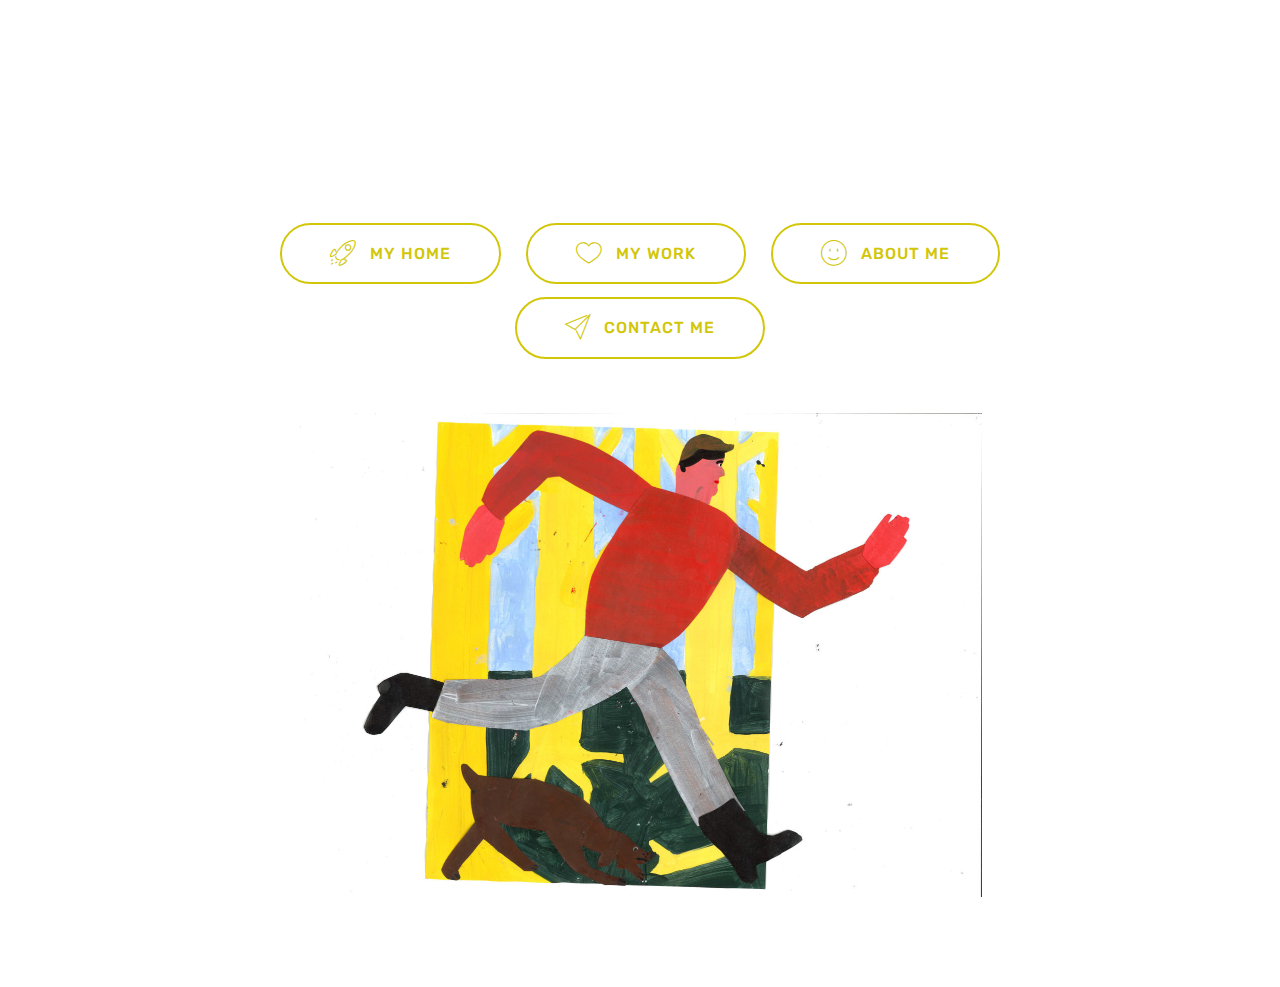
<file: index.html>
<!DOCTYPE html>
<html >
<head>
  <!-- Site made with Mobirise Website Builder v4.8.6, https://mobirise.com -->
  <meta charset="UTF-8">
  <meta http-equiv="X-UA-Compatible" content="IE=edge">
  <meta name="generator" content="Mobirise v4.8.6, mobirise.com">
  <meta name="viewport" content="width=device-width, initial-scale=1, minimum-scale=1">
  <link rel="shortcut icon" href="assets/images/logo4.png" type="image/x-icon">
  <meta name="description" content="">
  <title>Home</title>
  <link rel="stylesheet" href="assets/web/assets/mobirise-icons/mobirise-icons.css">
  <link rel="stylesheet" href="assets/tether/tether.min.css">
  <link rel="stylesheet" href="assets/bootstrap/css/bootstrap.min.css">
  <link rel="stylesheet" href="assets/bootstrap/css/bootstrap-grid.min.css">
  <link rel="stylesheet" href="assets/bootstrap/css/bootstrap-reboot.min.css">
  <link rel="stylesheet" href="assets/theme/css/style.css">
  <link rel="stylesheet" href="assets/mobirise/css/mbr-additional.css" type="text/css">
  
  
  
</head>
<body>
  <section class="header4 cid-r95C1f65Yh" id="header4-c">

    

    

    <div class="container">
        <div class="row justify-content-md-center">
            <div class="media-content col-md-10">
                <h1 class="mbr-section-title align-center mbr-white pb-3 mbr-bold mbr-fonts-style display-1">
                    INTRO MET AFBEELDING
                </h1>
                
                <div class="mbr-text align-center mbr-white pb-3">
                    <p class="mbr-text mbr-fonts-style display-5">
                        Intro met achtergrondafbeelding, kleuroverlay en een afbeelding onderaan. Mobirise helpt u de ontwikkeltijd te verkorten door deze veelzijdige drag-en-drop website-editor.
                    </p>
                </div>
                <div class="mbr-section-btn align-center"><a class="btn btn-md btn-success-outline display-7" href="index.html"><span class="mbri-rocket mbr-iconfont mbr-iconfont-btn"></span>MY HOME</a> <a class="btn btn-md btn-success-outline display-7" href="my_work.html"><span class="mbri-hearth mbr-iconfont mbr-iconfont-btn"></span>MY WORK</a> <a class="btn btn-md btn-success-outline display-7" href="page2.html"><span class="mbri-smile-face mbr-iconfont mbr-iconfont-btn"></span>ABOUT ME</a> <a class="btn btn-md btn-success-outline display-7" href="page3.html"><span class="mbri-paper-plane mbr-iconfont mbr-iconfont-btn"></span>CONTACT ME</a></div>
            </div>
            <div class="mbr-figure pt-5">
                <a href="index.html"><img src="assets/images/skrt-1368x967.jpg" alt="Mobirise" title="" style="width: 60%;"></a>
            </div>
        </div>
    </div>
</section>


  <section class="engine"><a href="https://mobirise.info/m">site design templates</a></section><script src="assets/web/assets/jquery/jquery.min.js"></script>
  <script src="assets/popper/popper.min.js"></script>
  <script src="assets/tether/tether.min.js"></script>
  <script src="assets/bootstrap/js/bootstrap.min.js"></script>
  <script src="assets/smoothscroll/smooth-scroll.js"></script>
  <script src="assets/theme/js/script.js"></script>
  
  
</body>
</html>
</file>
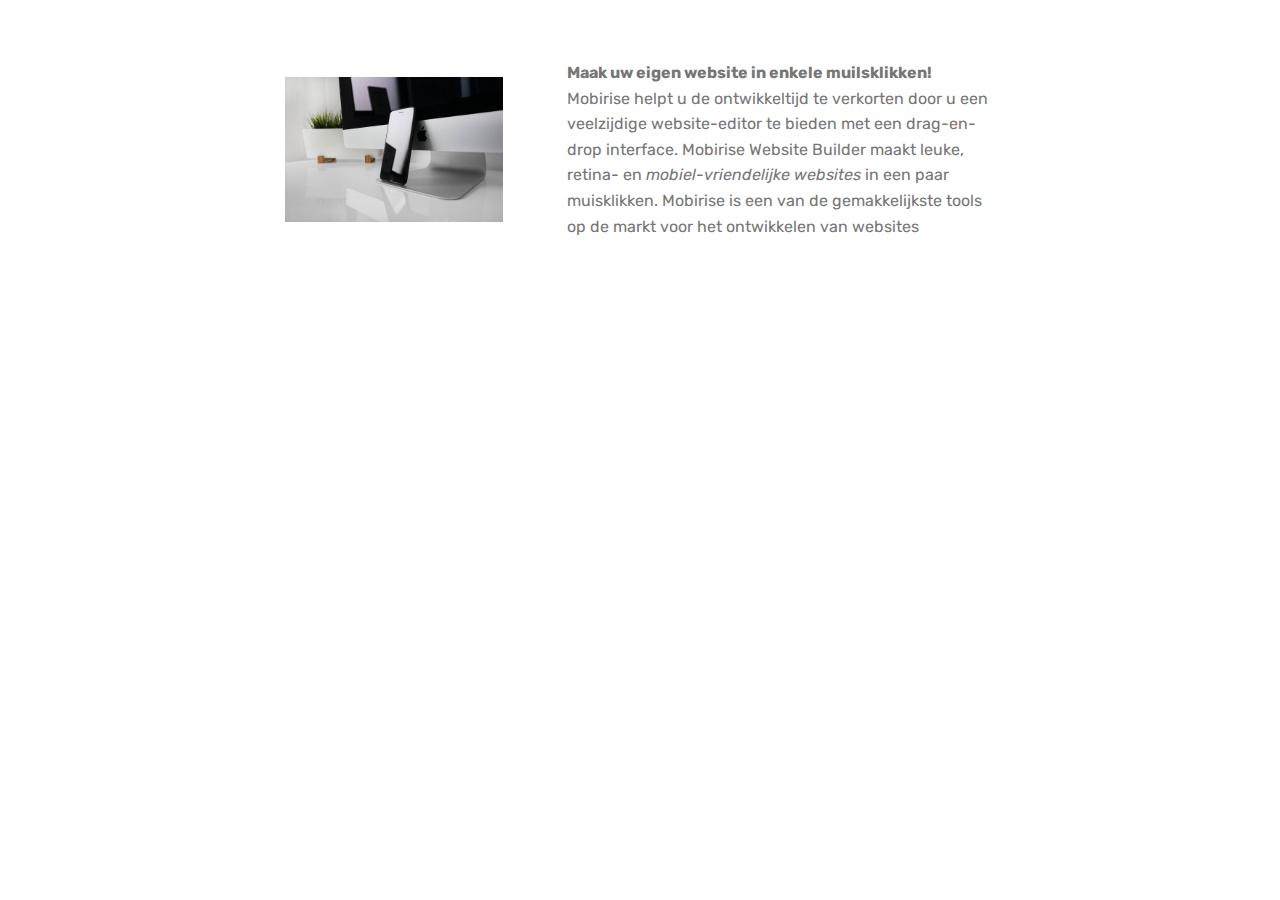
<file: about_me.html>
<!DOCTYPE html>
<html >
<head>
  <!-- Site made with Mobirise Website Builder v4.8.6, https://mobirise.com -->
  <meta charset="UTF-8">
  <meta http-equiv="X-UA-Compatible" content="IE=edge">
  <meta name="generator" content="Mobirise v4.8.6, mobirise.com">
  <meta name="viewport" content="width=device-width, initial-scale=1, minimum-scale=1">
  <link rel="shortcut icon" href="assets/images/logo4.png" type="image/x-icon">
  <meta name="description" content="Website Creator Description">
  <title>ABOUT ME</title>
  <link rel="stylesheet" href="assets/tether/tether.min.css">
  <link rel="stylesheet" href="assets/bootstrap/css/bootstrap.min.css">
  <link rel="stylesheet" href="assets/bootstrap/css/bootstrap-grid.min.css">
  <link rel="stylesheet" href="assets/bootstrap/css/bootstrap-reboot.min.css">
  <link rel="stylesheet" href="assets/theme/css/style.css">
  <link rel="stylesheet" href="assets/mobirise/css/mbr-additional.css" type="text/css">
  
  
  
</head>
<body>
  <section class="mbr-section content6 cid-r9nSSVg0Gv" id="content6-11">
    
     
    
    <div class="container">
        <div class="media-container-row">
            <div class="col-12 col-md-8">
                <div class="media-container-row">
                    <div class="mbr-figure" style="width: 60%;">
                      <img src="assets/images/01.jpg" alt="Mobirise">  
                    </div>
                    <div class="media-content">
                        <div class="mbr-section-text">
                            <p class="mbr-text mb-0 mbr-fonts-style display-7">
                               <strong>Maak uw eigen website in enkele muilsklikken!</strong> Mobirise helpt u de ontwikkeltijd te verkorten door u een veelzijdige website-editor te bieden met een drag-en-drop interface. Mobirise Website Builder maakt leuke, retina- en <em>mobiel-vriendelijke websites</em> in een paar muisklikken. Mobirise is een van de gemakkelijkste tools  op de markt voor het ontwikkelen van websites
                            </p>
                        </div>
                    </div>
                </div>
            </div>
        </div>
    </div>
</section>


  <section class="engine"><a href="https://mobirise.info/a">online web builder</a></section><script src="assets/web/assets/jquery/jquery.min.js"></script>
  <script src="assets/popper/popper.min.js"></script>
  <script src="assets/tether/tether.min.js"></script>
  <script src="assets/bootstrap/js/bootstrap.min.js"></script>
  <script src="assets/smoothscroll/smooth-scroll.js"></script>
  <script src="assets/theme/js/script.js"></script>
  
  
</body>
</html>
</file>
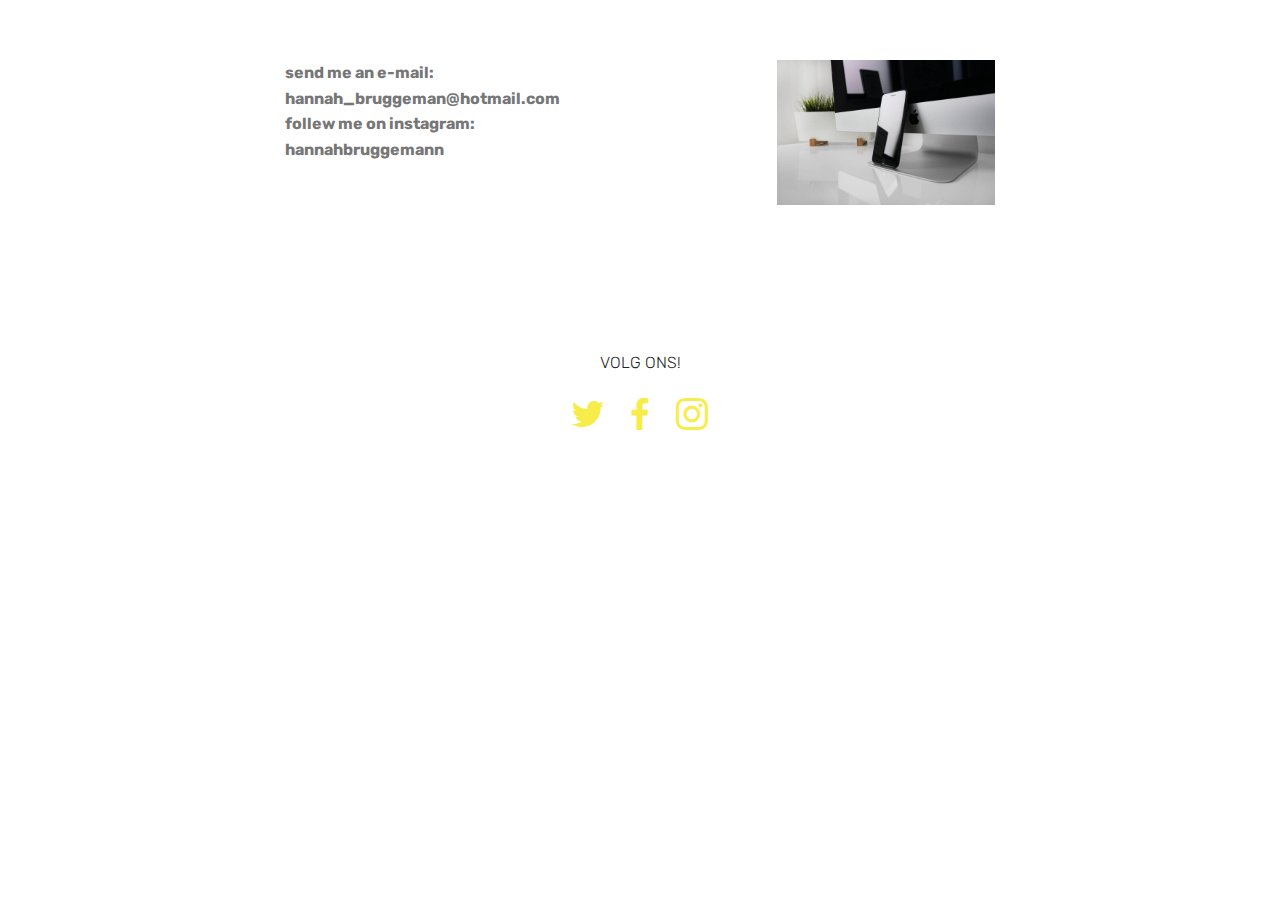
<file: contact_me.html>
<!DOCTYPE html>
<html >
<head>
  <!-- Site made with Mobirise Website Builder v4.8.6, https://mobirise.com -->
  <meta charset="UTF-8">
  <meta http-equiv="X-UA-Compatible" content="IE=edge">
  <meta name="generator" content="Mobirise v4.8.6, mobirise.com">
  <meta name="viewport" content="width=device-width, initial-scale=1, minimum-scale=1">
  <link rel="shortcut icon" href="assets/images/logo4.png" type="image/x-icon">
  <meta name="description" content="Website Builder Description">
  <title>CONTACT ME</title>
  <link rel="stylesheet" href="assets/tether/tether.min.css">
  <link rel="stylesheet" href="assets/bootstrap/css/bootstrap.min.css">
  <link rel="stylesheet" href="assets/bootstrap/css/bootstrap-grid.min.css">
  <link rel="stylesheet" href="assets/bootstrap/css/bootstrap-reboot.min.css">
  <link rel="stylesheet" href="assets/socicon/css/styles.css">
  <link rel="stylesheet" href="assets/theme/css/style.css">
  <link rel="stylesheet" href="assets/mobirise/css/mbr-additional.css" type="text/css">
  
  
  
</head>
<body>
  <section class="mbr-section content7 cid-r9nTKlqDry" id="content7-12">
          
    

    <div class="container">
        <div class="media-container-row">
            <div class="col-12 col-md-8">
                <div class="media-container-row">
                    <div class="media-content">
                        <div class="mbr-section-text">
                            <p class="mbr-text align-right mb-0 mbr-fonts-style display-7"><strong>send me an e-mail:</strong><br><strong>hannah_bruggeman@hotmail.com</strong><br><strong>follew me on instagram:</strong><br><strong>hannahbruggemann</strong></p>
                        </div>
                    </div>
                    <div class="mbr-figure" style="width: 60%;">
                     <img src="assets/images/01.jpg" alt="Mobirise">  
                    </div>
                </div>
            </div>
        </div>
    </div>
</section>

<section class="engine"><a href="https://mobirise.info/q">free responsive web templates</a></section><section class="cid-r9o0MXOw37" id="social-buttons2-15">

    

    

    <div class="container">
        <div class="media-container-row">
            <div class="col-md-8 align-center">
                <h2 class="pb-3 mbr-fonts-style display-2">
                    VOLG ONS!
                </h2>
                <div class="social-list pl-0 mb-0">
                    <a href="https://twitter.com/mobirise" target="_blank">
                        <span class="px-2 socicon-twitter socicon mbr-iconfont mbr-iconfont-social"></span>
                    </a>
                    <a href="https://www.facebook.com/pages/Mobirise/1616226671953247" target="_blank">
                        <span class="px-2 socicon-facebook socicon mbr-iconfont mbr-iconfont-social"></span>
                    </a>
                    <a href="https://instagram.com/mobirise" target="_blank">
                        <span class="px-2 socicon-instagram socicon mbr-iconfont mbr-iconfont-social"></span>
                    </a>
                    <a href="https://www.youtube.com/c/mobirise" target="_blank">
                        
                    </a>
                    <a href="https://plus.google.com/u/0/+Mobirise" target="_blank">
                        
                    </a>
                    <a href="https://www.behance.net/Mobirise" target="_blank">
                        
                    </a>
                </div>
            </div>
        </div>
    </div>
</section>


  <script src="assets/web/assets/jquery/jquery.min.js"></script>
  <script src="assets/popper/popper.min.js"></script>
  <script src="assets/tether/tether.min.js"></script>
  <script src="assets/bootstrap/js/bootstrap.min.js"></script>
  <script src="assets/smoothscroll/smooth-scroll.js"></script>
  <script src="assets/sociallikes/social-likes.js"></script>
  <script src="assets/theme/js/script.js"></script>
  
  
</body>
</html>
</file>
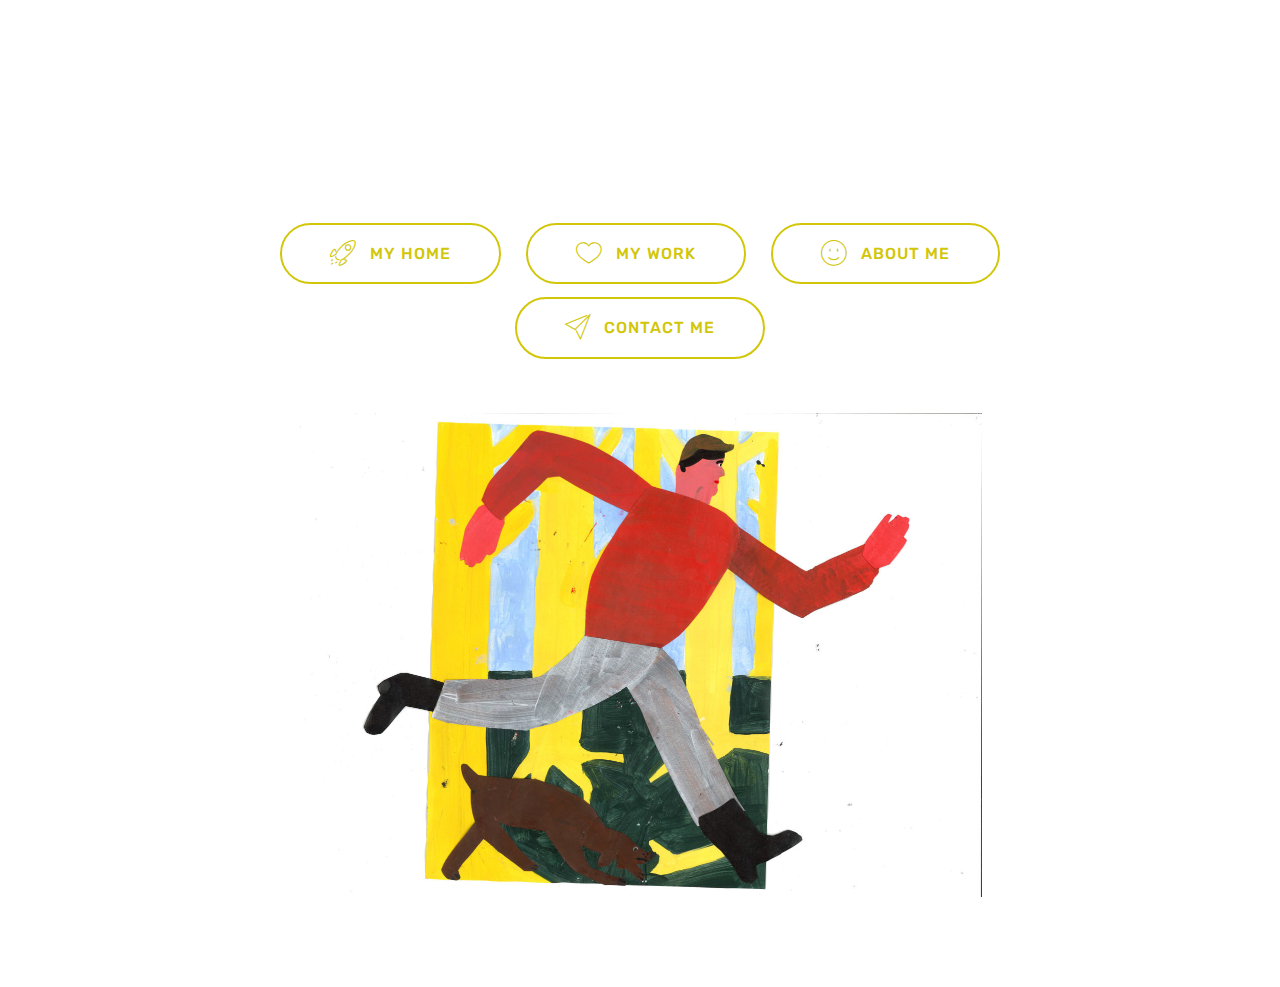
<file: home.html>
<!DOCTYPE html>
<html >
<head>
  <!-- Site made with Mobirise Website Builder v4.8.6, https://mobirise.com -->
  <meta charset="UTF-8">
  <meta http-equiv="X-UA-Compatible" content="IE=edge">
  <meta name="generator" content="Mobirise v4.8.6, mobirise.com">
  <meta name="viewport" content="width=device-width, initial-scale=1, minimum-scale=1">
  <link rel="shortcut icon" href="assets/images/logo4.png" type="image/x-icon">
  <meta name="description" content="">
  <title>Home</title>
  <link rel="stylesheet" href="assets/web/assets/mobirise-icons/mobirise-icons.css">
  <link rel="stylesheet" href="assets/tether/tether.min.css">
  <link rel="stylesheet" href="assets/bootstrap/css/bootstrap.min.css">
  <link rel="stylesheet" href="assets/bootstrap/css/bootstrap-grid.min.css">
  <link rel="stylesheet" href="assets/bootstrap/css/bootstrap-reboot.min.css">
  <link rel="stylesheet" href="assets/theme/css/style.css">
  <link rel="stylesheet" href="assets/mobirise/css/mbr-additional.css" type="text/css">
  
  
  
</head>
<body>
  <section class="header4 cid-r95C1f65Yh" id="header4-c">

    

    

    <div class="container">
        <div class="row justify-content-md-center">
            <div class="media-content col-md-10">
                <h1 class="mbr-section-title align-center mbr-white pb-3 mbr-bold mbr-fonts-style display-1">
                    INTRO MET AFBEELDING
                </h1>
                
                <div class="mbr-text align-center mbr-white pb-3">
                    <p class="mbr-text mbr-fonts-style display-5">
                        Intro met achtergrondafbeelding, kleuroverlay en een afbeelding onderaan. Mobirise helpt u de ontwikkeltijd te verkorten door deze veelzijdige drag-en-drop website-editor.
                    </p>
                </div>
                <div class="mbr-section-btn align-center"><a class="btn btn-md btn-success-outline display-7" href="index.html"><span class="mbri-rocket mbr-iconfont mbr-iconfont-btn"></span>MY HOME</a> <a class="btn btn-md btn-success-outline display-7" href="my_work.html"><span class="mbri-hearth mbr-iconfont mbr-iconfont-btn"></span>MY WORK</a> <a class="btn btn-md btn-success-outline display-7" href="page2.html"><span class="mbri-smile-face mbr-iconfont mbr-iconfont-btn"></span>ABOUT ME</a> <a class="btn btn-md btn-success-outline display-7" href="page3.html"><span class="mbri-paper-plane mbr-iconfont mbr-iconfont-btn"></span>CONTACT ME</a></div>
            </div>
            <div class="mbr-figure pt-5">
                <a href="home.html"><img src="assets/images/skrt-1368x967.jpg" alt="Mobirise" title="" style="width: 60%;"></a>
            </div>
        </div>
    </div>
</section>


  <section class="engine"><a href="https://mobirise.info/f">easy website builder</a></section><script src="assets/web/assets/jquery/jquery.min.js"></script>
  <script src="assets/popper/popper.min.js"></script>
  <script src="assets/tether/tether.min.js"></script>
  <script src="assets/bootstrap/js/bootstrap.min.js"></script>
  <script src="assets/smoothscroll/smooth-scroll.js"></script>
  <script src="assets/theme/js/script.js"></script>
  
  
</body>
</html>
</file>
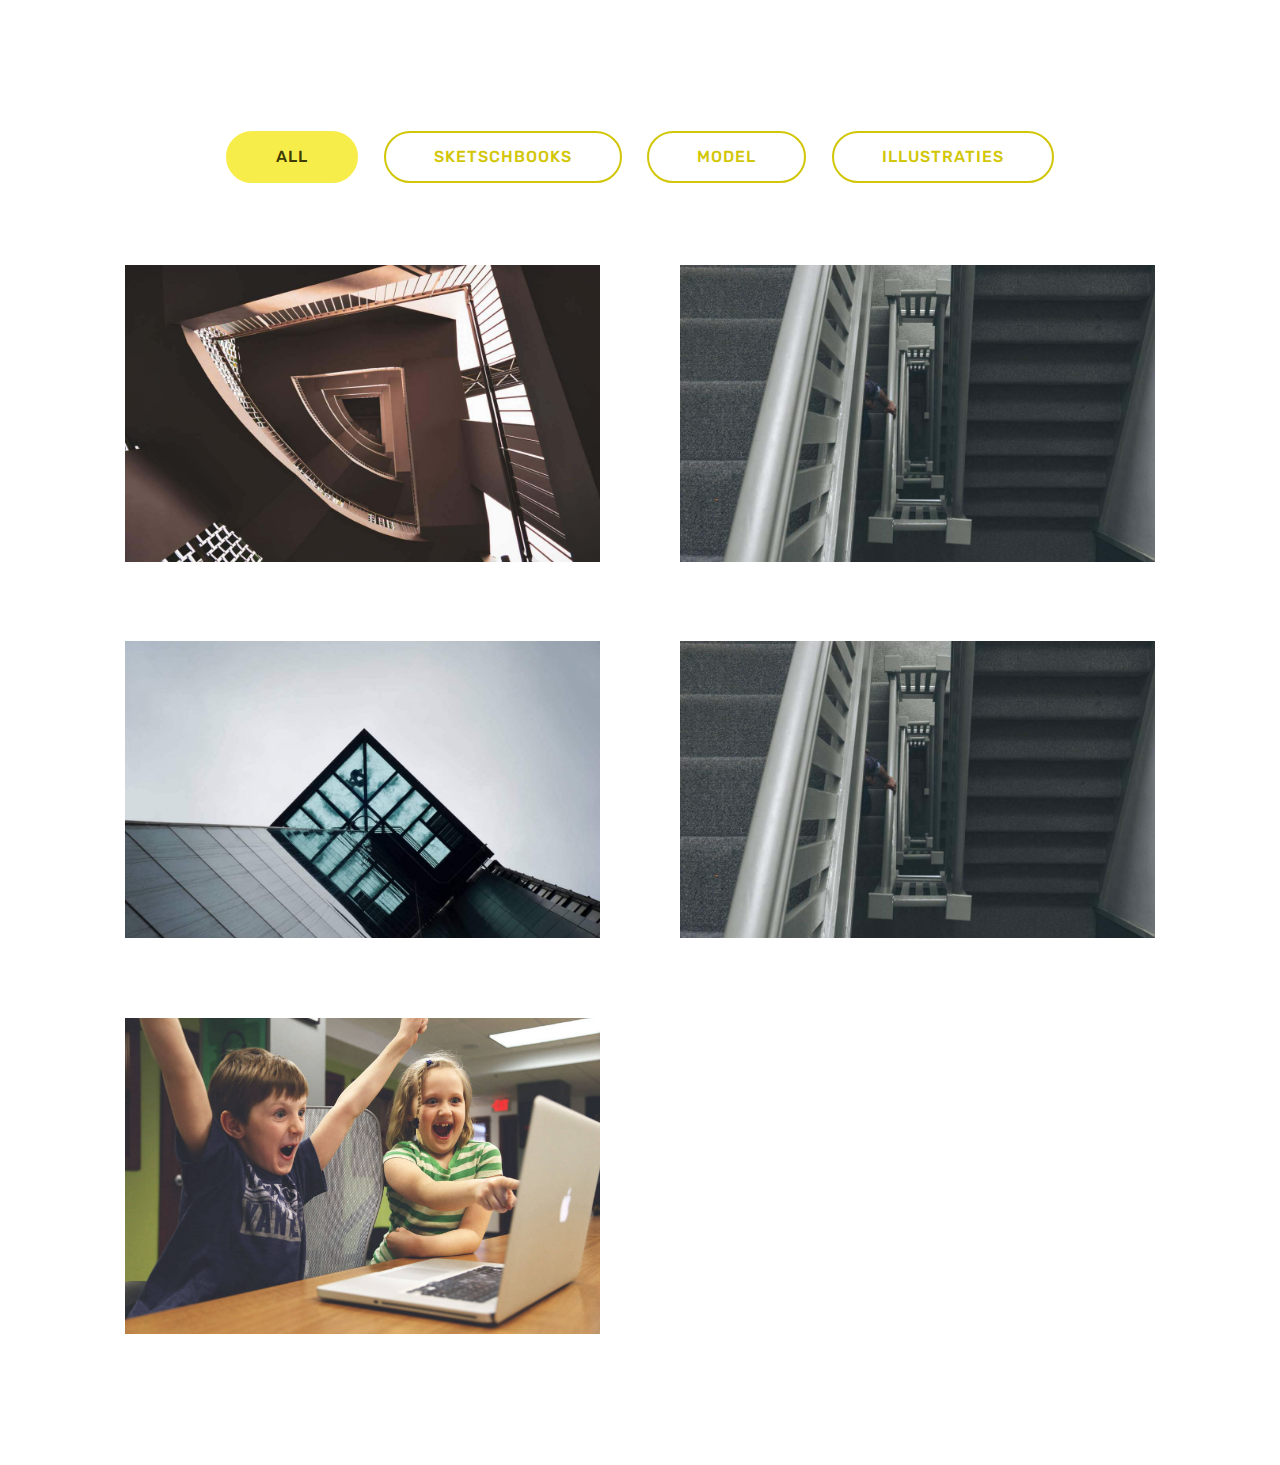
<file: my_work.html>
<!DOCTYPE html>
<html >
<head>
  <!-- Site made with Mobirise Website Builder v4.8.6, https://mobirise.com -->
  <meta charset="UTF-8">
  <meta http-equiv="X-UA-Compatible" content="IE=edge">
  <meta name="generator" content="Mobirise v4.8.6, mobirise.com">
  <meta name="viewport" content="width=device-width, initial-scale=1, minimum-scale=1">
  <link rel="shortcut icon" href="assets/images/logo4.png" type="image/x-icon">
  <meta name="description" content="Website Creator Description">
  <title>MY WORK</title>
  <link rel="stylesheet" href="assets/web/assets/mobirise-icons/mobirise-icons.css">
  <link rel="stylesheet" href="assets/tether/tether.min.css">
  <link rel="stylesheet" href="assets/bootstrap/css/bootstrap.min.css">
  <link rel="stylesheet" href="assets/bootstrap/css/bootstrap-grid.min.css">
  <link rel="stylesheet" href="assets/bootstrap/css/bootstrap-reboot.min.css">
  <link rel="stylesheet" href="assets/theme/css/style.css">
  <link rel="stylesheet" href="assets/gallery/style.css">
  <link rel="stylesheet" href="assets/mobirise/css/mbr-additional.css" type="text/css">
  
  
  
</head>
<body>
  <section class="mbr-gallery mbr-slider-carousel cid-r9nRwlsTtN" id="gallery2-z">

    

    <div class="container">
        <div><!-- Filter --><div class="mbr-gallery-filter container gallery-filter-active"><ul buttons="0"><li class="mbr-gallery-filter-all"><a class="btn btn-md btn-success-outline active display-4" href="">ALL</a></li></ul></div><!-- Gallery --><div class="mbr-gallery-row"><div class="mbr-gallery-layout-default"><div><div><div class="mbr-gallery-item mbr-gallery-item--p5" data-video-url="false" data-tags="SKETSCHBOOKS"><div href="#lb-gallery2-z" data-slide-to="0" data-toggle="modal"><img src="assets/images/gallery03.jpg" alt="" title=""><span class="icon-focus"></span></div></div><div class="mbr-gallery-item mbr-gallery-item--p5" data-video-url="false" data-tags="MODEL"><div href="#lb-gallery2-z" data-slide-to="1" data-toggle="modal"><img src="assets/images/gallery07.jpg" alt="" title=""><span class="icon-focus"></span></div></div><div class="mbr-gallery-item mbr-gallery-item--p5" data-video-url="false" data-tags="ILLUSTRATIES"><div href="#lb-gallery2-z" data-slide-to="2" data-toggle="modal"><img src="assets/images/gallery00.jpg" alt="" title=""><span class="icon-focus"></span></div></div><div class="mbr-gallery-item mbr-gallery-item--p5" data-video-url="false" data-tags="MODEL"><div href="#lb-gallery2-z" data-slide-to="3" data-toggle="modal"><img src="assets/images/gallery07.jpg" alt="" title=""><span class="icon-focus"></span></div></div><div class="mbr-gallery-item mbr-gallery-item--p5" data-video-url="false" data-tags="ILLUSTRATIES"><div href="#lb-gallery2-z" data-slide-to="4" data-toggle="modal"><img src="assets/images/mbr-1920x1280-800x533.jpg" alt="" title=""><span class="icon-focus"></span></div></div></div></div><div class="clearfix"></div></div></div><!-- Lightbox --><div data-app-prevent-settings="" class="mbr-slider modal fade carousel slide" tabindex="-1" data-keyboard="true" data-interval="false" id="lb-gallery2-z"><div class="modal-dialog"><div class="modal-content"><div class="modal-body"><ol class="carousel-indicators"><li data-app-prevent-settings="" data-target="#lb-gallery2-z" data-slide-to="0"></li><li data-app-prevent-settings="" data-target="#lb-gallery2-z" data-slide-to="1"></li><li data-app-prevent-settings="" data-target="#lb-gallery2-z" data-slide-to="2"></li><li data-app-prevent-settings="" data-target="#lb-gallery2-z" data-slide-to="3"></li><li data-app-prevent-settings="" data-target="#lb-gallery2-z" class=" active" data-slide-to="4"></li></ol><div class="carousel-inner"><div class="carousel-item"><img src="assets/images/gallery03.jpg" alt="" title=""></div><div class="carousel-item"><img src="assets/images/gallery07.jpg" alt="" title=""></div><div class="carousel-item"><img src="assets/images/gallery00.jpg" alt="" title=""></div><div class="carousel-item"><img src="assets/images/gallery07.jpg" alt="" title=""></div><div class="carousel-item active"><img src="assets/images/mbr-1920x1280.jpg" alt="" title=""></div></div><a class="carousel-control carousel-control-prev" role="button" data-slide="prev" href="#lb-gallery2-z"><span class="mbri-left mbr-iconfont" aria-hidden="true"></span><span class="sr-only">Previous</span></a><a class="carousel-control carousel-control-next" role="button" data-slide="next" href="#lb-gallery2-z"><span class="mbri-right mbr-iconfont" aria-hidden="true"></span><span class="sr-only">Next</span></a><a class="close" href="#" role="button" data-dismiss="modal"><span class="sr-only">Close</span></a></div></div></div></div></div>
    </div>

</section>


  <section class="engine"><a href="https://mobirise.info/g">build your own site for free</a></section><script src="assets/web/assets/jquery/jquery.min.js"></script>
  <script src="assets/popper/popper.min.js"></script>
  <script src="assets/tether/tether.min.js"></script>
  <script src="assets/bootstrap/js/bootstrap.min.js"></script>
  <script src="assets/smoothscroll/smooth-scroll.js"></script>
  <script src="assets/bootstrapcarouselswipe/bootstrap-carousel-swipe.js"></script>
  <script src="assets/vimeoplayer/jquery.mb.vimeo_player.js"></script>
  <script src="assets/masonry/masonry.pkgd.min.js"></script>
  <script src="assets/imagesloaded/imagesloaded.pkgd.min.js"></script>
  <script src="assets/theme/js/script.js"></script>
  <script src="assets/gallery/player.min.js"></script>
  <script src="assets/gallery/script.js"></script>
  <script src="assets/slidervideo/script.js"></script>
  
  
</body>
</html>
</file>
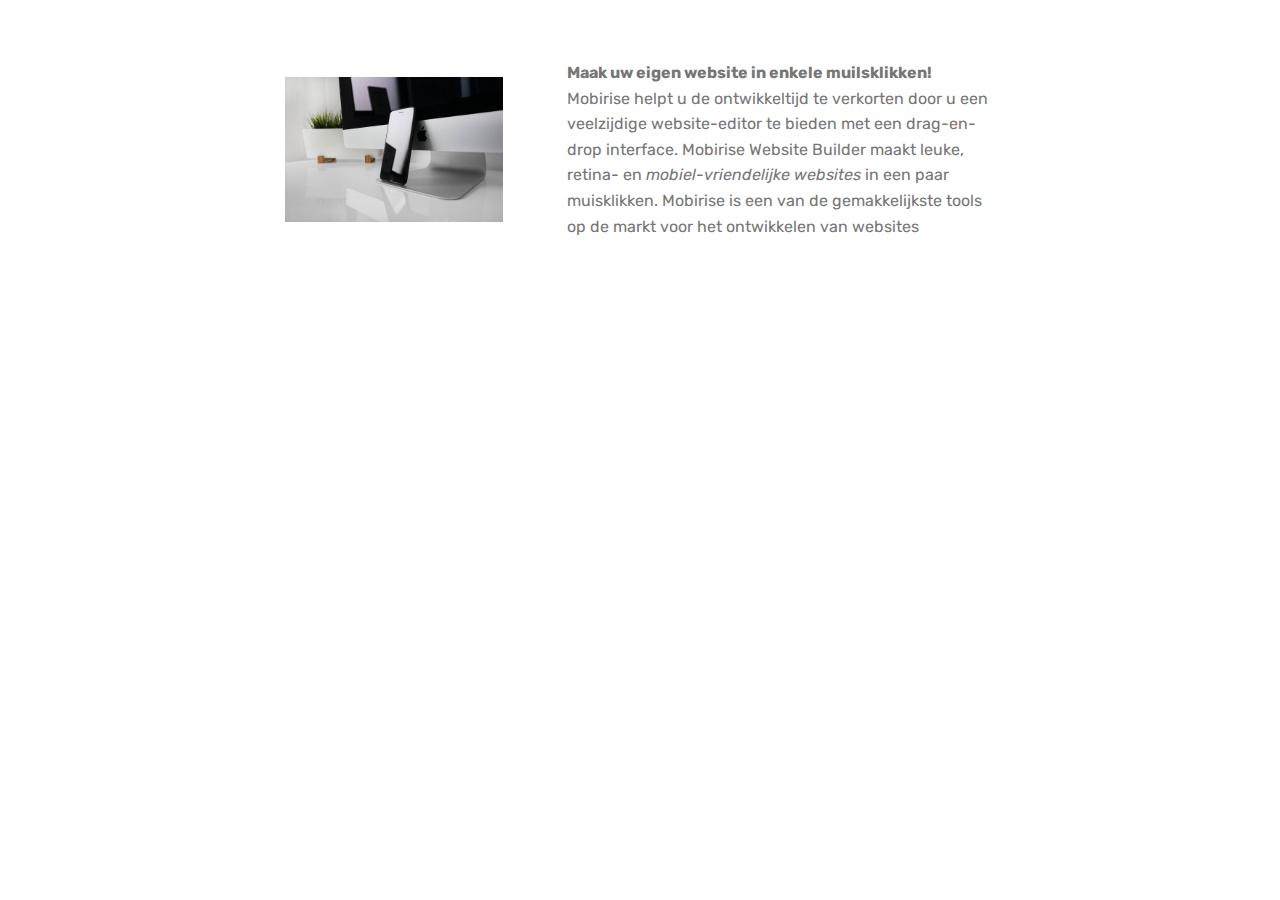
<file: page2.html>
<!DOCTYPE html>
<html >
<head>
  <!-- Site made with Mobirise Website Builder v4.8.6, https://mobirise.com -->
  <meta charset="UTF-8">
  <meta http-equiv="X-UA-Compatible" content="IE=edge">
  <meta name="generator" content="Mobirise v4.8.6, mobirise.com">
  <meta name="viewport" content="width=device-width, initial-scale=1, minimum-scale=1">
  <link rel="shortcut icon" href="assets/images/logo4.png" type="image/x-icon">
  <meta name="description" content="Website Creator Description">
  <title>ABOUT ME</title>
  <link rel="stylesheet" href="assets/tether/tether.min.css">
  <link rel="stylesheet" href="assets/bootstrap/css/bootstrap.min.css">
  <link rel="stylesheet" href="assets/bootstrap/css/bootstrap-grid.min.css">
  <link rel="stylesheet" href="assets/bootstrap/css/bootstrap-reboot.min.css">
  <link rel="stylesheet" href="assets/theme/css/style.css">
  <link rel="stylesheet" href="assets/mobirise/css/mbr-additional.css" type="text/css">
  
  
  
</head>
<body>
  <section class="mbr-section content6 cid-r9nSSVg0Gv" id="content6-11">
    
     
    
    <div class="container">
        <div class="media-container-row">
            <div class="col-12 col-md-8">
                <div class="media-container-row">
                    <div class="mbr-figure" style="width: 60%;">
                      <img src="assets/images/01.jpg" alt="Mobirise">  
                    </div>
                    <div class="media-content">
                        <div class="mbr-section-text">
                            <p class="mbr-text mb-0 mbr-fonts-style display-7">
                               <strong>Maak uw eigen website in enkele muilsklikken!</strong> Mobirise helpt u de ontwikkeltijd te verkorten door u een veelzijdige website-editor te bieden met een drag-en-drop interface. Mobirise Website Builder maakt leuke, retina- en <em>mobiel-vriendelijke websites</em> in een paar muisklikken. Mobirise is een van de gemakkelijkste tools  op de markt voor het ontwikkelen van websites
                            </p>
                        </div>
                    </div>
                </div>
            </div>
        </div>
    </div>
</section>


  <section class="engine"><a href="https://mobirise.info/b">how to create your own site</a></section><script src="assets/web/assets/jquery/jquery.min.js"></script>
  <script src="assets/popper/popper.min.js"></script>
  <script src="assets/tether/tether.min.js"></script>
  <script src="assets/bootstrap/js/bootstrap.min.js"></script>
  <script src="assets/smoothscroll/smooth-scroll.js"></script>
  <script src="assets/theme/js/script.js"></script>
  
  
</body>
</html>
</file>
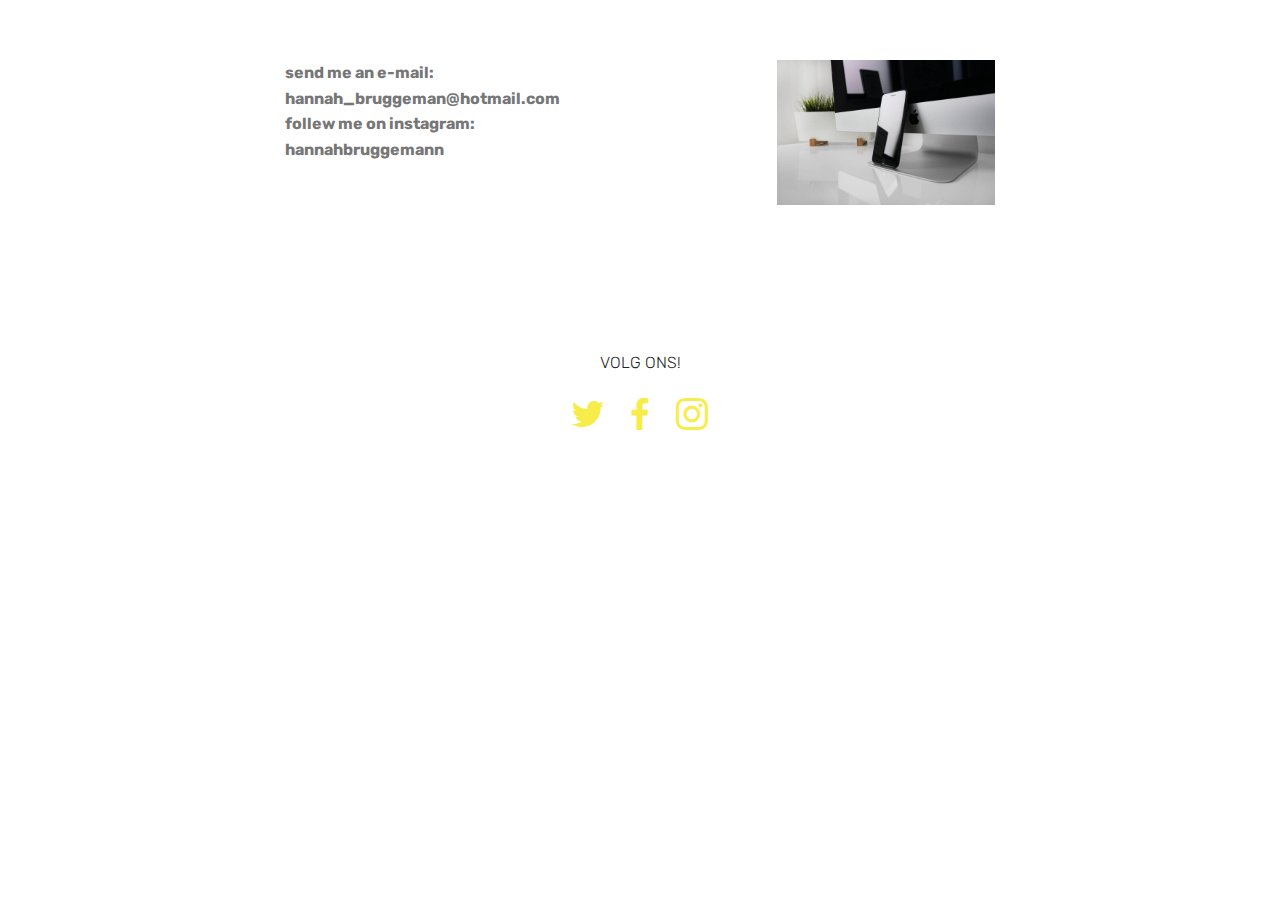
<file: page3.html>
<!DOCTYPE html>
<html >
<head>
  <!-- Site made with Mobirise Website Builder v4.8.6, https://mobirise.com -->
  <meta charset="UTF-8">
  <meta http-equiv="X-UA-Compatible" content="IE=edge">
  <meta name="generator" content="Mobirise v4.8.6, mobirise.com">
  <meta name="viewport" content="width=device-width, initial-scale=1, minimum-scale=1">
  <link rel="shortcut icon" href="assets/images/logo4.png" type="image/x-icon">
  <meta name="description" content="Website Builder Description">
  <title>CONTACT ME</title>
  <link rel="stylesheet" href="assets/tether/tether.min.css">
  <link rel="stylesheet" href="assets/bootstrap/css/bootstrap.min.css">
  <link rel="stylesheet" href="assets/bootstrap/css/bootstrap-grid.min.css">
  <link rel="stylesheet" href="assets/bootstrap/css/bootstrap-reboot.min.css">
  <link rel="stylesheet" href="assets/socicon/css/styles.css">
  <link rel="stylesheet" href="assets/theme/css/style.css">
  <link rel="stylesheet" href="assets/mobirise/css/mbr-additional.css" type="text/css">
  
  
  
</head>
<body>
  <section class="mbr-section content7 cid-r9nTKlqDry" id="content7-12">
          
    

    <div class="container">
        <div class="media-container-row">
            <div class="col-12 col-md-8">
                <div class="media-container-row">
                    <div class="media-content">
                        <div class="mbr-section-text">
                            <p class="mbr-text align-right mb-0 mbr-fonts-style display-7"><strong>send me an e-mail:</strong><br><strong>hannah_bruggeman@hotmail.com</strong><br><strong>follew me on instagram:</strong><br><strong>hannahbruggemann</strong></p>
                        </div>
                    </div>
                    <div class="mbr-figure" style="width: 60%;">
                     <img src="assets/images/01.jpg" alt="Mobirise">  
                    </div>
                </div>
            </div>
        </div>
    </div>
</section>

<section class="engine"><a href="https://mobirise.info/w">free html5 templates</a></section><section class="cid-r9o0MXOw37" id="social-buttons2-15">

    

    

    <div class="container">
        <div class="media-container-row">
            <div class="col-md-8 align-center">
                <h2 class="pb-3 mbr-fonts-style display-2">
                    VOLG ONS!
                </h2>
                <div class="social-list pl-0 mb-0">
                    <a href="https://twitter.com/mobirise" target="_blank">
                        <span class="px-2 socicon-twitter socicon mbr-iconfont mbr-iconfont-social"></span>
                    </a>
                    <a href="https://www.facebook.com/pages/Mobirise/1616226671953247" target="_blank">
                        <span class="px-2 socicon-facebook socicon mbr-iconfont mbr-iconfont-social"></span>
                    </a>
                    <a href="https://instagram.com/mobirise" target="_blank">
                        <span class="px-2 socicon-instagram socicon mbr-iconfont mbr-iconfont-social"></span>
                    </a>
                    <a href="https://www.youtube.com/c/mobirise" target="_blank">
                        
                    </a>
                    <a href="https://plus.google.com/u/0/+Mobirise" target="_blank">
                        
                    </a>
                    <a href="https://www.behance.net/Mobirise" target="_blank">
                        
                    </a>
                </div>
            </div>
        </div>
    </div>
</section>


  <script src="assets/web/assets/jquery/jquery.min.js"></script>
  <script src="assets/popper/popper.min.js"></script>
  <script src="assets/tether/tether.min.js"></script>
  <script src="assets/bootstrap/js/bootstrap.min.js"></script>
  <script src="assets/smoothscroll/smooth-scroll.js"></script>
  <script src="assets/sociallikes/social-likes.js"></script>
  <script src="assets/theme/js/script.js"></script>
  
  
</body>
</html>
</file>
<file: assets/web/assets/mobirise-icons/mobirise-icons.css>
@font-face {
  font-family: 'MobiriseIcons';
  src:  url('mobirise-icons.eot?spat4u');
  src:  url('mobirise-icons.eot?spat4u#iefix') format('embedded-opentype'),
    url('mobirise-icons.ttf?spat4u') format('truetype'),
    url('mobirise-icons.woff?spat4u') format('woff'),
    url('mobirise-icons.svg?spat4u#MobiriseIcons') format('svg');
  font-weight: normal;
  font-style: normal;
}

[class^="mbri-"], [class*=" mbri-"] {
  /* use !important to prevent issues with browser extensions that change fonts */
  font-family: MobiriseIcons !important;
  speak: none;
  font-style: normal;
  font-weight: normal;
  font-variant: normal;
  text-transform: none;
  line-height: 1;

  /* Better Font Rendering =========== */
  -webkit-font-smoothing: antialiased;
  -moz-osx-font-smoothing: grayscale;
}

.mbri-add-submenu:before {
  content: "\e900";
}
.mbri-alert:before {
  content: "\e901";
}
.mbri-align-center:before {
  content: "\e902";
}
.mbri-align-justify:before {
  content: "\e903";
}
.mbri-align-left:before {
  content: "\e904";
}
.mbri-align-right:before {
  content: "\e905";
}
.mbri-android:before {
  content: "\e906";
}
.mbri-apple:before {
  content: "\e907";
}
.mbri-arrow-down:before {
  content: "\e908";
}
.mbri-arrow-next:before {
  content: "\e909";
}
.mbri-arrow-prev:before {
  content: "\e90a";
}
.mbri-arrow-up:before {
  content: "\e90b";
}
.mbri-bold:before {
  content: "\e90c";
}
.mbri-bookmark:before {
  content: "\e90d";
}
.mbri-bootstrap:before {
  content: "\e90e";
}
.mbri-briefcase:before {
  content: "\e90f";
}
.mbri-browse:before {
  content: "\e910";
}
.mbri-bulleted-list:before {
  content: "\e911";
}
.mbri-calendar:before {
  content: "\e912";
}
.mbri-camera:before {
  content: "\e913";
}
.mbri-cart-add:before {
  content: "\e914";
}
.mbri-cart-full:before {
  content: "\e915";
}
.mbri-cash:before {
  content: "\e916";
}
.mbri-change-style:before {
  content: "\e917";
}
.mbri-chat:before {
  content: "\e918";
}
.mbri-clock:before {
  content: "\e919";
}
.mbri-close:before {
  content: "\e91a";
}
.mbri-cloud:before {
  content: "\e91b";
}
.mbri-code:before {
  content: "\e91c";
}
.mbri-contact-form:before {
  content: "\e91d";
}
.mbri-credit-card:before {
  content: "\e91e";
}
.mbri-cursor-click:before {
  content: "\e91f";
}
.mbri-cust-feedback:before {
  content: "\e920";
}
.mbri-database:before {
  content: "\e921";
}
.mbri-delivery:before {
  content: "\e922";
}
.mbri-desktop:before {
  content: "\e923";
}
.mbri-devices:before {
  content: "\e924";
}
.mbri-down:before {
  content: "\e925";
}
.mbri-download:before {
  content: "\e989";
}
.mbri-drag-n-drop:before {
  content: "\e927";
}
.mbri-drag-n-drop2:before {
  content: "\e928";
}
.mbri-edit:before {
  content: "\e929";
}
.mbri-edit2:before {
  content: "\e92a";
}
.mbri-error:before {
  content: "\e92b";
}
.mbri-extension:before {
  content: "\e92c";
}
.mbri-features:before {
  content: "\e92d";
}
.mbri-file:before {
  content: "\e92e";
}
.mbri-flag:before {
  content: "\e92f";
}
.mbri-folder:before {
  content: "\e930";
}
.mbri-gift:before {
  content: "\e931";
}
.mbri-github:before {
  content: "\e932";
}
.mbri-globe:before {
  content: "\e933";
}
.mbri-globe-2:before {
  content: "\e934";
}
.mbri-growing-chart:before {
  content: "\e935";
}
.mbri-hearth:before {
  content: "\e936";
}
.mbri-help:before {
  content: "\e937";
}
.mbri-home:before {
  content: "\e938";
}
.mbri-hot-cup:before {
  content: "\e939";
}
.mbri-idea:before {
  content: "\e93a";
}
.mbri-image-gallery:before {
  content: "\e93b";
}
.mbri-image-slider:before {
  content: "\e93c";
}
.mbri-info:before {
  content: "\e93d";
}
.mbri-italic:before {
  content: "\e93e";
}
.mbri-key:before {
  content: "\e93f";
}
.mbri-laptop:before {
  content: "\e940";
}
.mbri-layers:before {
  content: "\e941";
}
.mbri-left-right:before {
  content: "\e942";
}
.mbri-left:before {
  content: "\e943";
}
.mbri-letter:before {
  content: "\e944";
}
.mbri-like:before {
  content: "\e945";
}
.mbri-link:before {
  content: "\e946";
}
.mbri-lock:before {
  content: "\e947";
}
.mbri-login:before {
  content: "\e948";
}
.mbri-logout:before {
  content: "\e949";
}
.mbri-magic-stick:before {
  content: "\e94a";
}
.mbri-map-pin:before {
  content: "\e94b";
}
.mbri-menu:before {
  content: "\e94c";
}
.mbri-mobile:before {
  content: "\e94d";
}
.mbri-mobile2:before {
  content: "\e94e";
}
.mbri-mobirise:before {
  content: "\e94f";
}
.mbri-more-horizontal:before {
  content: "\e950";
}
.mbri-more-vertical:before {
  content: "\e951";
}
.mbri-music:before {
  content: "\e952";
}
.mbri-new-file:before {
  content: "\e953";
}
.mbri-numbered-list:before {
  content: "\e954";
}
.mbri-opened-folder:before {
  content: "\e955";
}
.mbri-pages:before {
  content: "\e956";
}
.mbri-paper-plane:before {
  content: "\e957";
}
.mbri-paperclip:before {
  content: "\e958";
}
.mbri-photo:before {
  content: "\e959";
}
.mbri-photos:before {
  content: "\e95a";
}
.mbri-pin:before {
  content: "\e95b";
}
.mbri-play:before {
  content: "\e95c";
}
.mbri-plus:before {
  content: "\e95d";
}
.mbri-preview:before {
  content: "\e95e";
}
.mbri-print:before {
  content: "\e95f";
}
.mbri-protect:before {
  content: "\e960";
}
.mbri-question:before {
  content: "\e961";
}
.mbri-quote-left:before {
  content: "\e962";
}
.mbri-quote-right:before {
  content: "\e963";
}
.mbri-refresh:before {
  content: "\e964";
}
.mbri-responsive:before {
  content: "\e965";
}
.mbri-right:before {
  content: "\e966";
}
.mbri-rocket:before {
  content: "\e967";
}
.mbri-sad-face:before {
  content: "\e968";
}
.mbri-sale:before {
  content: "\e969";
}
.mbri-save:before {
  content: "\e96a";
}
.mbri-search:before {
  content: "\e96b";
}
.mbri-setting:before {
  content: "\e96c";
}
.mbri-setting2:before {
  content: "\e96d";
}
.mbri-setting3:before {
  content: "\e96e";
}
.mbri-share:before {
  content: "\e96f";
}
.mbri-shopping-bag:before {
  content: "\e970";
}
.mbri-shopping-basket:before {
  content: "\e971";
}
.mbri-shopping-cart:before {
  content: "\e972";
}
.mbri-sites:before {
  content: "\e973";
}
.mbri-smile-face:before {
  content: "\e974";
}
.mbri-speed:before {
  content: "\e975";
}
.mbri-star:before {
  content: "\e976";
}
.mbri-success:before {
  content: "\e977";
}
.mbri-sun:before {
  content: "\e978";
}
.mbri-sun2:before {
  content: "\e979";
}
.mbri-tablet:before {
  content: "\e97a";
}
.mbri-tablet-vertical:before {
  content: "\e97b";
}
.mbri-target:before {
  content: "\e97c";
}
.mbri-timer:before {
  content: "\e97d";
}
.mbri-to-ftp:before {
  content: "\e97e";
}
.mbri-to-local-drive:before {
  content: "\e97f";
}
.mbri-touch-swipe:before {
  content: "\e980";
}
.mbri-touch:before {
  content: "\e981";
}
.mbri-trash:before {
  content: "\e982";
}
.mbri-underline:before {
  content: "\e983";
}
.mbri-unlink:before {
  content: "\e984";
}
.mbri-unlock:before {
  content: "\e985";
}
.mbri-up-down:before {
  content: "\e986";
}
.mbri-up:before {
  content: "\e987";
}
.mbri-update:before {
  content: "\e988";
}
.mbri-upload:before {
 content: "\e926"; 
}
.mbri-user:before {
  content: "\e98a";
}
.mbri-user2:before {
  content: "\e98b";
}
.mbri-users:before {
  content: "\e98c";
}
.mbri-video:before {
  content: "\e98d";
}
.mbri-video-play:before {
  content: "\e98e";
}
.mbri-watch:before {
  content: "\e98f";
}
.mbri-website-theme:before {
  content: "\e990";
}
.mbri-wifi:before {
  content: "\e991";
}
.mbri-windows:before {
  content: "\e992";
}
.mbri-zoom-out:before {
  content: "\e993";
}
.mbri-redo:before {
  content: "\e994";
}
.mbri-undo:before {
  content: "\e995";
}
</file>
<file: assets/theme/css/style.css>
/*!
 * Mobirise v4 theme (https://mobirise.com/)
 * Copyright 2017 Mobirise
 */section{background-color:#eeeeee}section,.container,.container-fluid{position:relative;word-wrap:break-word}a.mbr-iconfont:hover{text-decoration:none}.article .lead p,.article .lead ul,.article .lead ol,.article .lead pre,.article .lead blockquote{margin-bottom:0}a{font-style:normal;font-weight:400;cursor:pointer}a,a:hover{text-decoration:none}figure{margin-bottom:0}body{color:#232323}h1,h2,h3,h4,h5,h6,.h1,.h2,.h3,.h4,.h5,.h6,.display-1,.display-2,.display-3,.display-4{line-height:1;word-break:break-word;word-wrap:break-word}b,strong{font-weight:bold}blockquote{padding:10px 0 10px 20px;position:relative;border-left:2px solid;border-color:#ff3366}input:-webkit-autofill,input:-webkit-autofill:hover,input:-webkit-autofill:focus,input:-webkit-autofill:active{transition-delay:9999s;transition-property:background-color, color}textarea[type="hidden"]{display:none}body{position:relative}section{background-position:50% 50%;background-repeat:no-repeat;background-size:cover}section .mbr-background-video,section .mbr-background-video-preview{position:absolute;bottom:0;left:0;right:0;top:0}.hidden{visibility:hidden}.mbr-z-index20{z-index:20}/*! Base colors */.mbr-white{color:#ffffff}.mbr-black{color:#000000}.mbr-bg-white{background-color:#ffffff}.mbr-bg-black{background-color:#000000}/*! Text-aligns */.align-left{text-align:left}.align-center{text-align:center}.align-right{text-align:right}@media (max-width: 767px){.align-left,.align-center,.align-right,.mbr-section-btn,.mbr-section-title{text-align:center}}/*! Font-weight  */.mbr-light{font-weight:300}.mbr-regular{font-weight:400}.mbr-semibold{font-weight:500}.mbr-bold{font-weight:700}/*! Media  */.media-size-item{-webkit-flex:1 1 auto;-moz-flex:1 1 auto;-ms-flex:1 1 auto;-o-flex:1 1 auto;flex:1 1 auto}.media-content{-webkit-flex-basis:100%;flex-basis:100%}.media-container-row{display:-ms-flexbox;display:-webkit-flex;display:flex;-webkit-flex-direction:row;-ms-flex-direction:row;flex-direction:row;-webkit-flex-wrap:wrap;-ms-flex-wrap:wrap;flex-wrap:wrap;-webkit-justify-content:center;-ms-flex-pack:center;justify-content:center;-webkit-align-content:center;-ms-flex-line-pack:center;align-content:center;-webkit-align-items:start;-ms-flex-align:start;align-items:start}.media-container-row .media-size-item{width:400px}.media-container-column{display:-ms-flexbox;display:-webkit-flex;display:flex;-webkit-flex-direction:column;-ms-flex-direction:column;flex-direction:column;-webkit-flex-wrap:wrap;-ms-flex-wrap:wrap;flex-wrap:wrap;-webkit-justify-content:center;-ms-flex-pack:center;justify-content:center;-webkit-align-content:center;-ms-flex-line-pack:center;align-content:center;-webkit-align-items:stretch;-ms-flex-align:stretch;align-items:stretch}.media-container-column>*{width:100%}@media (min-width: 992px){.media-container-row{-webkit-flex-wrap:nowrap;-ms-flex-wrap:nowrap;flex-wrap:nowrap}}figure{overflow:hidden}figure[mbr-media-size]{transition:width 0.1s}.mbr-figure img,.mbr-figure iframe{display:block;width:100%}.card{background-color:transparent;border:none}.card-img{text-align:center;flex-shrink:0;-webkit-flex-shrink:0}.media{max-width:100%;margin:0 auto}.mbr-figure{-ms-flex-item-align:center;-ms-grid-row-align:center;-webkit-align-self:center;align-self:center}.media-container>div{max-width:100%}.mbr-figure img,.card-img img{width:100%}@media (max-width: 991px){.media-size-item{width:auto !important}.media{width:auto}.mbr-figure{width:100% !important}}/*! Buttons */.mbr-section-btn{margin-left:-.25rem;margin-right:-.25rem;font-size:0}nav .mbr-section-btn{margin-left:0rem;margin-right:0rem}/*! Btn icon margin */.btn .mbr-iconfont,.btn.btn-sm .mbr-iconfont{cursor:pointer;margin-right:0.5rem}.btn.btn-md .mbr-iconfont,.btn.btn-md .mbr-iconfont{margin-right:0.8rem}.mbr-regular{font-weight:400}.mbr-semibold{font-weight:500}.mbr-bold{font-weight:700}[type="submit"]{-webkit-appearance:none}/*! Full-screen */.mbr-fullscreen .mbr-overlay{min-height:100vh}.mbr-fullscreen{display:flex;display:-webkit-flex;display:-moz-flex;display:-ms-flex;display:-o-flex;align-items:center;-webkit-align-items:center;min-height:100vh;padding-top:3rem;padding-bottom:3rem}/*! Map */.map{height:25rem;position:relative}.map iframe{width:100%;height:100%}.form-asterisk{font-family:initial;position:absolute;top:-2px;font-weight:normal}/*! Scroll to top arrow */.mbr-arrow-up{bottom:25px;right:90px;position:fixed;text-align:right;z-index:5000;color:#ffffff;font-size:32px;transform:rotate(180deg);-webkit-transform:rotate(180deg)}.mbr-arrow-up a{background:rgba(0,0,0,0.2);border-radius:3px;color:#fff;display:inline-block;height:60px;width:60px;outline-style:none !important;position:relative;text-decoration:none;transition:all .3s ease-in-out;cursor:pointer;text-align:center}.mbr-arrow-up a:hover{background-color:rgba(0,0,0,0.4)}.mbr-arrow-up a i{line-height:60px}.mbr-arrow-up-icon{display:block;color:#fff}.mbr-arrow-up-icon::before{content:"\203a";display:inline-block;font-family:serif;font-size:32px;line-height:1;font-style:normal;position:relative;top:6px;left:-4px;-webkit-transform:rotate(-90deg);transform:rotate(-90deg)}/*! Arrow Down */.mbr-arrow{position:absolute;bottom:45px;left:50%;width:60px;height:60px;cursor:pointer;background-color:rgba(80,80,80,0.5);border-radius:50%;-webkit-transform:translateX(-50%);transform:translateX(-50%)}.mbr-arrow>a{display:inline-block;text-decoration:none;outline-style:none;-webkit-animation:arrowdown 1.7s ease-in-out infinite;animation:arrowdown 1.7s ease-in-out infinite}.mbr-arrow>a>i{position:absolute;top:-2px;left:15px;font-size:2rem}@keyframes arrowdown{0%{transform:translateY(0px);-webkit-transform:translateY(0px)}50%{transform:translateY(-5px);-webkit-transform:translateY(-5px)}100%{transform:translateY(0px);-webkit-transform:translateY(0px)}}@-webkit-keyframes arrowdown{0%{transform:translateY(0px);-webkit-transform:translateY(0px)}50%{transform:translateY(-5px);-webkit-transform:translateY(-5px)}100%{transform:translateY(0px);-webkit-transform:translateY(0px)}}@media (max-width: 500px){.mbr-arrow-up{left:50%;right:auto;transform:translateX(-50%) rotate(180deg);-webkit-transform:translateX(-50%) rotate(180deg)}}@keyframes gradient-animation{from{background-position:0% 100%;animation-timing-function:ease-in-out}to{background-position:100% 0%;animation-timing-function:ease-in-out}}@-webkit-keyframes gradient-animation{from{background-position:0% 100%;animation-timing-function:ease-in-out}to{background-position:100% 0%;animation-timing-function:ease-in-out}}.bg-gradient{background-size:200% 200%;animation:gradient-animation 5s infinite alternate;-webkit-animation:gradient-animation 5s infinite alternate}.menu .navbar-brand{display:-webkit-flex}.menu .navbar-brand span{display:flex;display:-webkit-flex}.menu .navbar-brand .navbar-caption-wrap{display:-webkit-flex}.menu .navbar-brand .navbar-logo img{display:-webkit-flex}@media (min-width: 768px) and (max-width: 991px){.menu .navbar-toggleable-sm .navbar-nav{display:-webkit-box;display:-webkit-flex;display:-ms-flexbox}}@media (min-width: 992px){.menu .navbar-nav.nav-dropdown{display:-webkit-flex}.menu .navbar-toggleable-sm .navbar-collapse{display:-webkit-flex !important}}.navbar{display:-webkit-flex;-webkit-flex-wrap:wrap;-webkit-align-items:center;-webkit-justify-content:space-between}.navbar-collapse{-webkit-flex-basis:100%;-webkit-flex-grow:1;-webkit-align-items:center}.nav-dropdown .link{padding:.667em 1.667em !important;margin:0 !important}.nav{display:-webkit-flex;-webkit-flex-wrap:wrap}.row{display:-webkit-flex;-webkit-flex-wrap:wrap}.justify-content-center{-webkit-justify-content:center}.form-inline{display:-webkit-flex;-webkit-flex-flow:row wrap;-webkit-align-items:center}.card-wrapper{flex:1;-webkit-flex:1}.carousel-control{display:-webkit-flex;-webkit-align-items:center;-webkit-justify-content:center}.carousel-controls{display:-webkit-flex}.media{display:-webkit-flex}
/*# sourceMappingURL=style.css.map */
.engine {
	position: absolute;
	text-indent: -2400px;
	text-align: center;
	padding: 0;
	top: 0;
	left: -2400px;
}
</file>
<file: assets/mobirise/css/mbr-additional.css>
@import url(https://fonts.googleapis.com/css?family=Rubik:300,300i,400,400i,500,500i,700,700i,900,900i);





body {
  font-style: normal;
  line-height: 1.5;
}
.mbr-section-title {
  font-style: normal;
  line-height: 1.2;
}
.mbr-section-subtitle {
  line-height: 1.3;
}
.mbr-text {
  font-style: normal;
  line-height: 1.6;
}
.display-1 {
  font-family: 'Rubik', sans-serif;
  font-size: 1rem;
}
.display-1 > .mbr-iconfont {
  font-size: 1.6rem;
}
.display-2 {
  font-family: 'Rubik', sans-serif;
  font-size: 1rem;
}
.display-2 > .mbr-iconfont {
  font-size: 1.6rem;
}
.display-4 {
  font-family: 'Rubik', sans-serif;
  font-size: 1rem;
}
.display-4 > .mbr-iconfont {
  font-size: 1.6rem;
}
.display-5 {
  font-family: 'Rubik', sans-serif;
  font-size: 1rem;
}
.display-5 > .mbr-iconfont {
  font-size: 1.6rem;
}
.display-7 {
  font-family: 'Rubik', sans-serif;
  font-size: 1rem;
}
.display-7 > .mbr-iconfont {
  font-size: 1.6rem;
}
/* ---- Fluid typography for mobile devices ---- */
/* 1.4 - font scale ratio ( bootstrap == 1.42857 ) */
/* 100vw - current viewport width */
/* (48 - 20)  48 == 48rem == 768px, 20 == 20rem == 320px(minimal supported viewport) */
/* 0.65 - min scale variable, may vary */
@media (max-width: 768px) {
  .display-1 {
    font-size: 0.8rem;
    font-size: calc( 1rem + (1 - 1) * ((100vw - 20rem) / (48 - 20)));
    line-height: calc( 1.4 * (1rem + (1 - 1) * ((100vw - 20rem) / (48 - 20))));
  }
  .display-2 {
    font-size: 0.8rem;
    font-size: calc( 1rem + (1 - 1) * ((100vw - 20rem) / (48 - 20)));
    line-height: calc( 1.4 * (1rem + (1 - 1) * ((100vw - 20rem) / (48 - 20))));
  }
  .display-4 {
    font-size: 0.8rem;
    font-size: calc( 1rem + (1 - 1) * ((100vw - 20rem) / (48 - 20)));
    line-height: calc( 1.4 * (1rem + (1 - 1) * ((100vw - 20rem) / (48 - 20))));
  }
  .display-5 {
    font-size: 0.8rem;
    font-size: calc( 1rem + (1 - 1) * ((100vw - 20rem) / (48 - 20)));
    line-height: calc( 1.4 * (1rem + (1 - 1) * ((100vw - 20rem) / (48 - 20))));
  }
}
/* Buttons */
.btn {
  font-weight: 500;
  border-width: 2px;
  font-style: normal;
  letter-spacing: 1px;
  margin: .4rem .8rem;
  white-space: normal;
  -webkit-transition: all 0.3s ease-in-out;
  -moz-transition: all 0.3s ease-in-out;
  transition: all 0.3s ease-in-out;
  display: inline-flex;
  align-items: center;
  justify-content: center;
  word-break: break-word;
  -webkit-align-items: center;
  -webkit-justify-content: center;
  display: -webkit-inline-flex;
  padding: 1rem 3rem;
  border-radius: 3px;
}
.btn-sm {
  font-weight: 500;
  letter-spacing: 1px;
  -webkit-transition: all 0.3s ease-in-out;
  -moz-transition: all 0.3s ease-in-out;
  transition: all 0.3s ease-in-out;
  padding: 0.6rem 1.5rem;
  border-radius: 3px;
}
.btn-md {
  font-weight: 500;
  letter-spacing: 1px;
  margin: .4rem .8rem !important;
  -webkit-transition: all 0.3s ease-in-out;
  -moz-transition: all 0.3s ease-in-out;
  transition: all 0.3s ease-in-out;
  padding: 1rem 3rem;
  border-radius: 3px;
}
.btn-lg {
  font-weight: 500;
  letter-spacing: 1px;
  margin: .4rem .8rem !important;
  -webkit-transition: all 0.3s ease-in-out;
  -moz-transition: all 0.3s ease-in-out;
  transition: all 0.3s ease-in-out;
  padding: 1.2rem 3.2rem;
  border-radius: 3px;
}
.bg-primary {
  background-color: #149dcc !important;
}
.bg-success {
  background-color: #f7ed4a !important;
}
.bg-info {
  background-color: #ff0000 !important;
}
.bg-warning {
  background-color: #879a9f !important;
}
.bg-danger {
  background-color: #ff00bf !important;
}
.btn-primary,
.btn-primary:active {
  background-color: #149dcc !important;
  border-color: #149dcc !important;
  color: #ffffff !important;
}
.btn-primary:hover,
.btn-primary:focus,
.btn-primary.focus,
.btn-primary.active {
  color: #ffffff !important;
  background-color: #0d6786 !important;
  border-color: #0d6786 !important;
}
.btn-primary.disabled,
.btn-primary:disabled {
  color: #ffffff !important;
  background-color: #0d6786 !important;
  border-color: #0d6786 !important;
}
.btn-secondary,
.btn-secondary:active {
  background-color: #ff3366 !important;
  border-color: #ff3366 !important;
  color: #ffffff !important;
}
.btn-secondary:hover,
.btn-secondary:focus,
.btn-secondary.focus,
.btn-secondary.active {
  color: #ffffff !important;
  background-color: #e50039 !important;
  border-color: #e50039 !important;
}
.btn-secondary.disabled,
.btn-secondary:disabled {
  color: #ffffff !important;
  background-color: #e50039 !important;
  border-color: #e50039 !important;
}
.btn-info,
.btn-info:active {
  background-color: #ff0000 !important;
  border-color: #ff0000 !important;
  color: #ffffff !important;
}
.btn-info:hover,
.btn-info:focus,
.btn-info.focus,
.btn-info.active {
  color: #ffffff !important;
  background-color: #b30000 !important;
  border-color: #b30000 !important;
}
.btn-info.disabled,
.btn-info:disabled {
  color: #ffffff !important;
  background-color: #b30000 !important;
  border-color: #b30000 !important;
}
.btn-success,
.btn-success:active {
  background-color: #f7ed4a !important;
  border-color: #f7ed4a !important;
  color: #3f3c03 !important;
}
.btn-success:hover,
.btn-success:focus,
.btn-success.focus,
.btn-success.active {
  color: #3f3c03 !important;
  background-color: #eadd0a !important;
  border-color: #eadd0a !important;
}
.btn-success.disabled,
.btn-success:disabled {
  color: #3f3c03 !important;
  background-color: #eadd0a !important;
  border-color: #eadd0a !important;
}
.btn-warning,
.btn-warning:active {
  background-color: #879a9f !important;
  border-color: #879a9f !important;
  color: #ffffff !important;
}
.btn-warning:hover,
.btn-warning:focus,
.btn-warning.focus,
.btn-warning.active {
  color: #ffffff !important;
  background-color: #617479 !important;
  border-color: #617479 !important;
}
.btn-warning.disabled,
.btn-warning:disabled {
  color: #ffffff !important;
  background-color: #617479 !important;
  border-color: #617479 !important;
}
.btn-danger,
.btn-danger:active {
  background-color: #ff00bf !important;
  border-color: #ff00bf !important;
  color: #ffffff !important;
}
.btn-danger:hover,
.btn-danger:focus,
.btn-danger.focus,
.btn-danger.active {
  color: #ffffff !important;
  background-color: #b30086 !important;
  border-color: #b30086 !important;
}
.btn-danger.disabled,
.btn-danger:disabled {
  color: #ffffff !important;
  background-color: #b30086 !important;
  border-color: #b30086 !important;
}
.btn-white {
  color: #333333 !important;
}
.btn-white,
.btn-white:active {
  background-color: #ffffff !important;
  border-color: #ffffff !important;
  color: #808080 !important;
}
.btn-white:hover,
.btn-white:focus,
.btn-white.focus,
.btn-white.active {
  color: #808080 !important;
  background-color: #d9d9d9 !important;
  border-color: #d9d9d9 !important;
}
.btn-white.disabled,
.btn-white:disabled {
  color: #808080 !important;
  background-color: #d9d9d9 !important;
  border-color: #d9d9d9 !important;
}
.btn-black,
.btn-black:active {
  background-color: #333333 !important;
  border-color: #333333 !important;
  color: #ffffff !important;
}
.btn-black:hover,
.btn-black:focus,
.btn-black.focus,
.btn-black.active {
  color: #ffffff !important;
  background-color: #0d0d0d !important;
  border-color: #0d0d0d !important;
}
.btn-black.disabled,
.btn-black:disabled {
  color: #ffffff !important;
  background-color: #0d0d0d !important;
  border-color: #0d0d0d !important;
}
.btn-primary-outline,
.btn-primary-outline:active {
  background: none;
  border-color: #0b566f;
  color: #0b566f;
}
.btn-primary-outline:hover,
.btn-primary-outline:focus,
.btn-primary-outline.focus,
.btn-primary-outline.active {
  color: #ffffff;
  background-color: #149dcc;
  border-color: #149dcc;
}
.btn-primary-outline.disabled,
.btn-primary-outline:disabled {
  color: #ffffff !important;
  background-color: #149dcc !important;
  border-color: #149dcc !important;
}
.btn-secondary-outline,
.btn-secondary-outline:active {
  background: none;
  border-color: #cc0033;
  color: #cc0033;
}
.btn-secondary-outline:hover,
.btn-secondary-outline:focus,
.btn-secondary-outline.focus,
.btn-secondary-outline.active {
  color: #ffffff;
  background-color: #ff3366;
  border-color: #ff3366;
}
.btn-secondary-outline.disabled,
.btn-secondary-outline:disabled {
  color: #ffffff !important;
  background-color: #ff3366 !important;
  border-color: #ff3366 !important;
}
.btn-info-outline,
.btn-info-outline:active {
  background: none;
  border-color: #990000;
  color: #990000;
}
.btn-info-outline:hover,
.btn-info-outline:focus,
.btn-info-outline.focus,
.btn-info-outline.active {
  color: #ffffff;
  background-color: #ff0000;
  border-color: #ff0000;
}
.btn-info-outline.disabled,
.btn-info-outline:disabled {
  color: #ffffff !important;
  background-color: #ff0000 !important;
  border-color: #ff0000 !important;
}
.btn-success-outline,
.btn-success-outline:active {
  background: none;
  border-color: #d2c609;
  color: #d2c609;
}
.btn-success-outline:hover,
.btn-success-outline:focus,
.btn-success-outline.focus,
.btn-success-outline.active {
  color: #3f3c03;
  background-color: #f7ed4a;
  border-color: #f7ed4a;
}
.btn-success-outline.disabled,
.btn-success-outline:disabled {
  color: #3f3c03 !important;
  background-color: #f7ed4a !important;
  border-color: #f7ed4a !important;
}
.btn-warning-outline,
.btn-warning-outline:active {
  background: none;
  border-color: #55666b;
  color: #55666b;
}
.btn-warning-outline:hover,
.btn-warning-outline:focus,
.btn-warning-outline.focus,
.btn-warning-outline.active {
  color: #ffffff;
  background-color: #879a9f;
  border-color: #879a9f;
}
.btn-warning-outline.disabled,
.btn-warning-outline:disabled {
  color: #ffffff !important;
  background-color: #879a9f !important;
  border-color: #879a9f !important;
}
.btn-danger-outline,
.btn-danger-outline:active {
  background: none;
  border-color: #990073;
  color: #990073;
}
.btn-danger-outline:hover,
.btn-danger-outline:focus,
.btn-danger-outline.focus,
.btn-danger-outline.active {
  color: #ffffff;
  background-color: #ff00bf;
  border-color: #ff00bf;
}
.btn-danger-outline.disabled,
.btn-danger-outline:disabled {
  color: #ffffff !important;
  background-color: #ff00bf !important;
  border-color: #ff00bf !important;
}
.btn-black-outline,
.btn-black-outline:active {
  background: none;
  border-color: #000000;
  color: #000000;
}
.btn-black-outline:hover,
.btn-black-outline:focus,
.btn-black-outline.focus,
.btn-black-outline.active {
  color: #ffffff;
  background-color: #333333;
  border-color: #333333;
}
.btn-black-outline.disabled,
.btn-black-outline:disabled {
  color: #ffffff !important;
  background-color: #333333 !important;
  border-color: #333333 !important;
}
.btn-white-outline,
.btn-white-outline:active,
.btn-white-outline.active {
  background: none;
  border-color: #ffffff;
  color: #ffffff;
}
.btn-white-outline:hover,
.btn-white-outline:focus,
.btn-white-outline.focus {
  color: #333333;
  background-color: #ffffff;
  border-color: #ffffff;
}
.text-primary {
  color: #149dcc !important;
}
.text-secondary {
  color: #ff3366 !important;
}
.text-success {
  color: #f7ed4a !important;
}
.text-info {
  color: #ff0000 !important;
}
.text-warning {
  color: #879a9f !important;
}
.text-danger {
  color: #ff00bf !important;
}
.text-white {
  color: #ffffff !important;
}
.text-black {
  color: #000000 !important;
}
a.text-primary:hover,
a.text-primary:focus {
  color: #0b566f !important;
}
a.text-secondary:hover,
a.text-secondary:focus {
  color: #cc0033 !important;
}
a.text-success:hover,
a.text-success:focus {
  color: #d2c609 !important;
}
a.text-info:hover,
a.text-info:focus {
  color: #990000 !important;
}
a.text-warning:hover,
a.text-warning:focus {
  color: #55666b !important;
}
a.text-danger:hover,
a.text-danger:focus {
  color: #990073 !important;
}
a.text-white:hover,
a.text-white:focus {
  color: #b3b3b3 !important;
}
a.text-black:hover,
a.text-black:focus {
  color: #4d4d4d !important;
}
.alert-success {
  background-color: #70c770;
}
.alert-info {
  background-color: #ff0000;
}
.alert-warning {
  background-color: #879a9f;
}
.alert-danger {
  background-color: #ff00bf;
}
.mbr-section-btn a.btn:not(.btn-form) {
  border-radius: 100px;
}
.mbr-section-btn a.btn:not(.btn-form):hover,
.mbr-section-btn a.btn:not(.btn-form):focus {
  box-shadow: none !important;
}
.mbr-section-btn a.btn:not(.btn-form):hover,
.mbr-section-btn a.btn:not(.btn-form):focus {
  box-shadow: 0 10px 40px 0 rgba(0, 0, 0, 0.2) !important;
  -webkit-box-shadow: 0 10px 40px 0 rgba(0, 0, 0, 0.2) !important;
}
.mbr-gallery-filter li a {
  border-radius: 100px !important;
}
.mbr-gallery-filter li.active .btn {
  background-color: #149dcc;
  border-color: #149dcc;
  color: #ffffff;
}
.mbr-gallery-filter li.active .btn:focus {
  box-shadow: none;
}
.nav-tabs .nav-link {
  border-radius: 100px !important;
}
.btn-form {
  border-radius: 0;
}
.btn-form:hover {
  cursor: pointer;
}
a,
a:hover {
  color: #149dcc;
}
.mbr-plan-header.bg-primary .mbr-plan-subtitle,
.mbr-plan-header.bg-primary .mbr-plan-price-desc {
  color: #b4e6f8;
}
.mbr-plan-header.bg-success .mbr-plan-subtitle,
.mbr-plan-header.bg-success .mbr-plan-price-desc {
  color: #ffffff;
}
.mbr-plan-header.bg-info .mbr-plan-subtitle,
.mbr-plan-header.bg-info .mbr-plan-price-desc {
  color: #ffcccc;
}
.mbr-plan-header.bg-warning .mbr-plan-subtitle,
.mbr-plan-header.bg-warning .mbr-plan-price-desc {
  color: #ced6d8;
}
.mbr-plan-header.bg-danger .mbr-plan-subtitle,
.mbr-plan-header.bg-danger .mbr-plan-price-desc {
  color: #ffccf2;
}
/* Scroll to top button*/
.scrollToTop_wraper {
  display: none;
}
#scrollToTop a i:before {
  content: '';
  position: absolute;
  height: 40%;
  top: 25%;
  background: #fff;
  width: 2px;
  left: calc(50% - 1px);
}
#scrollToTop a i:after {
  content: '';
  position: absolute;
  display: block;
  border-top: 2px solid #fff;
  border-right: 2px solid #fff;
  width: 40%;
  height: 40%;
  left: 30%;
  bottom: 30%;
  transform: rotate(135deg);
  -webkit-transform: rotate(135deg);
}
/* Others*/
.note-check a[data-value=Rubik] {
  font-style: normal;
}
.mbr-arrow a {
  color: #ffffff;
}
@media (max-width: 767px) {
  .mbr-arrow {
    display: none;
  }
}
.form-control-label {
  position: relative;
  cursor: pointer;
  margin-bottom: .357em;
  padding: 0;
}
.alert {
  color: #ffffff;
  border-radius: 0;
  border: 0;
  font-size: .875rem;
  line-height: 1.5;
  margin-bottom: 1.875rem;
  padding: 1.25rem;
  position: relative;
}
.alert.alert-form::after {
  background-color: inherit;
  bottom: -7px;
  content: "";
  display: block;
  height: 14px;
  left: 50%;
  margin-left: -7px;
  position: absolute;
  transform: rotate(45deg);
  width: 14px;
  -webkit-transform: rotate(45deg);
}
.form-control {
  background-color: #f5f5f5;
  box-shadow: none;
  color: #565656;
  font-family: 'Rubik', sans-serif;
  font-size: 1rem;
  line-height: 1.43;
  min-height: 3.5em;
  padding: 1.07em .5em;
}
.form-control > .mbr-iconfont {
  font-size: 1.6rem;
}
.form-control,
.form-control:focus {
  border: 1px solid #e8e8e8;
}
.form-active .form-control:invalid {
  border-color: red;
}
.mbr-overlay {
  background-color: #000;
  bottom: 0;
  left: 0;
  opacity: .5;
  position: absolute;
  right: 0;
  top: 0;
  z-index: 0;
}
blockquote {
  font-style: italic;
  padding: 10px 0 10px 20px;
  font-size: 1.09rem;
  position: relative;
  border-color: #149dcc;
  border-width: 3px;
}
ul,
ol,
pre,
blockquote {
  margin-bottom: 2.3125rem;
}
pre {
  background: #f4f4f4;
  padding: 10px 24px;
  white-space: pre-wrap;
}
.inactive {
  -webkit-user-select: none;
  -moz-user-select: none;
  -ms-user-select: none;
  user-select: none;
  pointer-events: none;
  -webkit-user-drag: none;
  user-drag: none;
}
.mbr-section__comments .row {
  justify-content: center;
  -webkit-justify-content: center;
}
/* Forms */
.mbr-form .btn {
  margin: .4rem 0;
}
.mbr-form .input-group-btn a.btn {
  border-radius: 100px !important;
}
.mbr-form .input-group-btn a.btn:hover {
  box-shadow: 0 10px 40px 0 rgba(0, 0, 0, 0.2);
}
.mbr-form .input-group-btn button[type="submit"] {
  border-radius: 100px !important;
  padding: 1rem 3rem;
}
.mbr-form .input-group-btn button[type="submit"]:hover {
  box-shadow: 0 10px 40px 0 rgba(0, 0, 0, 0.2);
}
.form2 .form-control {
  border-top-left-radius: 100px;
  border-bottom-left-radius: 100px;
}
.form2 .input-group-btn a.btn {
  border-top-left-radius: 0 !important;
  border-bottom-left-radius: 0 !important;
}
.form2 .input-group-btn button[type="submit"] {
  border-top-left-radius: 0 !important;
  border-bottom-left-radius: 0 !important;
}
.form3 input[type="email"] {
  border-radius: 100px !important;
}
@media (max-width: 349px) {
  .form2 input[type="email"] {
    border-radius: 100px !important;
  }
  .form2 .input-group-btn a.btn {
    border-radius: 100px !important;
  }
  .form2 .input-group-btn button[type="submit"] {
    border-radius: 100px !important;
  }
}
@media (max-width: 767px) {
  .btn {
    font-size: .75rem !important;
  }
  .btn .mbr-iconfont {
    font-size: 1rem !important;
  }
}
/* Social block */
.btn-social {
  font-size: 20px;
  border-radius: 50%;
  padding: 0;
  width: 44px;
  height: 44px;
  line-height: 44px;
  text-align: center;
  position: relative;
  border: 2px solid #c0a375;
  border-color: #149dcc;
  color: #232323;
  cursor: pointer;
}
.btn-social i {
  top: 0;
  line-height: 44px;
  width: 44px;
}
.btn-social:hover {
  color: #fff;
  background: #149dcc;
}
.btn-social + .btn {
  margin-left: .1rem;
}
/* Footer */
.mbr-footer-content li::before,
.mbr-footer .mbr-contacts li::before {
  background: #149dcc;
}
.mbr-footer-content li a:hover,
.mbr-footer .mbr-contacts li a:hover {
  color: #149dcc;
}
.footer3 input[type="email"],
.footer4 input[type="email"] {
  border-radius: 100px !important;
}
.footer3 .input-group-btn a.btn,
.footer4 .input-group-btn a.btn {
  border-radius: 100px !important;
}
.footer3 .input-group-btn button[type="submit"],
.footer4 .input-group-btn button[type="submit"] {
  border-radius: 100px !important;
}
/* Headers*/
.header13 .form-inline input[type="email"],
.header14 .form-inline input[type="email"] {
  border-radius: 100px;
}
.header13 .form-inline input[type="text"],
.header14 .form-inline input[type="text"] {
  border-radius: 100px;
}
.header13 .form-inline input[type="tel"],
.header14 .form-inline input[type="tel"] {
  border-radius: 100px;
}
.header13 .form-inline a.btn,
.header14 .form-inline a.btn {
  border-radius: 100px;
}
.header13 .form-inline button,
.header14 .form-inline button {
  border-radius: 100px !important;
}
.offset-1 {
  margin-left: 8.33333%;
}
.offset-2 {
  margin-left: 16.66667%;
}
.offset-3 {
  margin-left: 25%;
}
.offset-4 {
  margin-left: 33.33333%;
}
.offset-5 {
  margin-left: 41.66667%;
}
.offset-6 {
  margin-left: 50%;
}
.offset-7 {
  margin-left: 58.33333%;
}
.offset-8 {
  margin-left: 66.66667%;
}
.offset-9 {
  margin-left: 75%;
}
.offset-10 {
  margin-left: 83.33333%;
}
.offset-11 {
  margin-left: 91.66667%;
}
@media (min-width: 576px) {
  .offset-sm-0 {
    margin-left: 0%;
  }
  .offset-sm-1 {
    margin-left: 8.33333%;
  }
  .offset-sm-2 {
    margin-left: 16.66667%;
  }
  .offset-sm-3 {
    margin-left: 25%;
  }
  .offset-sm-4 {
    margin-left: 33.33333%;
  }
  .offset-sm-5 {
    margin-left: 41.66667%;
  }
  .offset-sm-6 {
    margin-left: 50%;
  }
  .offset-sm-7 {
    margin-left: 58.33333%;
  }
  .offset-sm-8 {
    margin-left: 66.66667%;
  }
  .offset-sm-9 {
    margin-left: 75%;
  }
  .offset-sm-10 {
    margin-left: 83.33333%;
  }
  .offset-sm-11 {
    margin-left: 91.66667%;
  }
}
@media (min-width: 768px) {
  .offset-md-0 {
    margin-left: 0%;
  }
  .offset-md-1 {
    margin-left: 8.33333%;
  }
  .offset-md-2 {
    margin-left: 16.66667%;
  }
  .offset-md-3 {
    margin-left: 25%;
  }
  .offset-md-4 {
    margin-left: 33.33333%;
  }
  .offset-md-5 {
    margin-left: 41.66667%;
  }
  .offset-md-6 {
    margin-left: 50%;
  }
  .offset-md-7 {
    margin-left: 58.33333%;
  }
  .offset-md-8 {
    margin-left: 66.66667%;
  }
  .offset-md-9 {
    margin-left: 75%;
  }
  .offset-md-10 {
    margin-left: 83.33333%;
  }
  .offset-md-11 {
    margin-left: 91.66667%;
  }
}
@media (min-width: 992px) {
  .offset-lg-0 {
    margin-left: 0%;
  }
  .offset-lg-1 {
    margin-left: 8.33333%;
  }
  .offset-lg-2 {
    margin-left: 16.66667%;
  }
  .offset-lg-3 {
    margin-left: 25%;
  }
  .offset-lg-4 {
    margin-left: 33.33333%;
  }
  .offset-lg-5 {
    margin-left: 41.66667%;
  }
  .offset-lg-6 {
    margin-left: 50%;
  }
  .offset-lg-7 {
    margin-left: 58.33333%;
  }
  .offset-lg-8 {
    margin-left: 66.66667%;
  }
  .offset-lg-9 {
    margin-left: 75%;
  }
  .offset-lg-10 {
    margin-left: 83.33333%;
  }
  .offset-lg-11 {
    margin-left: 91.66667%;
  }
}
@media (min-width: 1200px) {
  .offset-xl-0 {
    margin-left: 0%;
  }
  .offset-xl-1 {
    margin-left: 8.33333%;
  }
  .offset-xl-2 {
    margin-left: 16.66667%;
  }
  .offset-xl-3 {
    margin-left: 25%;
  }
  .offset-xl-4 {
    margin-left: 33.33333%;
  }
  .offset-xl-5 {
    margin-left: 41.66667%;
  }
  .offset-xl-6 {
    margin-left: 50%;
  }
  .offset-xl-7 {
    margin-left: 58.33333%;
  }
  .offset-xl-8 {
    margin-left: 66.66667%;
  }
  .offset-xl-9 {
    margin-left: 75%;
  }
  .offset-xl-10 {
    margin-left: 83.33333%;
  }
  .offset-xl-11 {
    margin-left: 91.66667%;
  }
}
.navbar-toggler {
  -webkit-align-self: flex-start;
  -ms-flex-item-align: start;
  align-self: flex-start;
  padding: 0.25rem 0.75rem;
  font-size: 1.25rem;
  line-height: 1;
  background: transparent;
  border: 1px solid transparent;
  -webkit-border-radius: 0.25rem;
  border-radius: 0.25rem;
}
.navbar-toggler:focus,
.navbar-toggler:hover {
  text-decoration: none;
}
.navbar-toggler-icon {
  display: inline-block;
  width: 1.5em;
  height: 1.5em;
  vertical-align: middle;
  content: "";
  background: no-repeat center center;
  -webkit-background-size: 100% 100%;
  -o-background-size: 100% 100%;
  background-size: 100% 100%;
}
.navbar-toggler-left {
  position: absolute;
  left: 1rem;
}
.navbar-toggler-right {
  position: absolute;
  right: 1rem;
}
@media (max-width: 575px) {
  .navbar-toggleable .navbar-nav .dropdown-menu {
    position: static;
    float: none;
  }
  .navbar-toggleable > .container {
    padding-right: 0;
    padding-left: 0;
  }
}
@media (min-width: 576px) {
  .navbar-toggleable {
    -webkit-box-orient: horizontal;
    -webkit-box-direction: normal;
    -webkit-flex-direction: row;
    -ms-flex-direction: row;
    flex-direction: row;
    -webkit-flex-wrap: nowrap;
    -ms-flex-wrap: nowrap;
    flex-wrap: nowrap;
    -webkit-box-align: center;
    -webkit-align-items: center;
    -ms-flex-align: center;
    align-items: center;
  }
  .navbar-toggleable .navbar-nav {
    -webkit-box-orient: horizontal;
    -webkit-box-direction: normal;
    -webkit-flex-direction: row;
    -ms-flex-direction: row;
    flex-direction: row;
  }
  .navbar-toggleable .navbar-nav .nav-link {
    padding-right: .5rem;
    padding-left: .5rem;
  }
  .navbar-toggleable > .container {
    display: -webkit-box;
    display: -webkit-flex;
    display: -ms-flexbox;
    display: flex;
    -webkit-flex-wrap: nowrap;
    -ms-flex-wrap: nowrap;
    flex-wrap: nowrap;
    -webkit-box-align: center;
    -webkit-align-items: center;
    -ms-flex-align: center;
    align-items: center;
  }
  .navbar-toggleable .navbar-collapse {
    display: -webkit-box !important;
    display: -webkit-flex !important;
    display: -ms-flexbox !important;
    display: flex !important;
    width: 100%;
  }
  .navbar-toggleable .navbar-toggler {
    display: none;
  }
}
@media (max-width: 767px) {
  .navbar-toggleable-sm .navbar-nav .dropdown-menu {
    position: static;
    float: none;
  }
  .navbar-toggleable-sm > .container {
    padding-right: 0;
    padding-left: 0;
  }
}
@media (min-width: 768px) {
  .navbar-toggleable-sm {
    -webkit-box-orient: horizontal;
    -webkit-box-direction: normal;
    -webkit-flex-direction: row;
    -ms-flex-direction: row;
    flex-direction: row;
    -webkit-flex-wrap: nowrap;
    -ms-flex-wrap: nowrap;
    flex-wrap: nowrap;
    -webkit-box-align: center;
    -webkit-align-items: center;
    -ms-flex-align: center;
    align-items: center;
  }
  .navbar-toggleable-sm .navbar-nav {
    -webkit-box-orient: horizontal;
    -webkit-box-direction: normal;
    -webkit-flex-direction: row;
    -ms-flex-direction: row;
    flex-direction: row;
  }
  .navbar-toggleable-sm .navbar-nav .nav-link {
    padding-right: .5rem;
    padding-left: .5rem;
  }
  .navbar-toggleable-sm > .container {
    display: -webkit-box;
    display: -webkit-flex;
    display: -ms-flexbox;
    display: flex;
    -webkit-flex-wrap: nowrap;
    -ms-flex-wrap: nowrap;
    flex-wrap: nowrap;
    -webkit-box-align: center;
    -webkit-align-items: center;
    -ms-flex-align: center;
    align-items: center;
  }
  .navbar-toggleable-sm .navbar-collapse {
    display: none;
    width: 100%;
  }
  .navbar-toggleable-sm .navbar-toggler {
    display: none;
  }
}
@media (max-width: 991px) {
  .navbar-toggleable-md .navbar-nav .dropdown-menu {
    position: static;
    float: none;
  }
  .navbar-toggleable-md > .container {
    padding-right: 0;
    padding-left: 0;
  }
}
@media (min-width: 992px) {
  .navbar-toggleable-md {
    -webkit-box-orient: horizontal;
    -webkit-box-direction: normal;
    -webkit-flex-direction: row;
    -ms-flex-direction: row;
    flex-direction: row;
    -webkit-flex-wrap: nowrap;
    -ms-flex-wrap: nowrap;
    flex-wrap: nowrap;
    -webkit-box-align: center;
    -webkit-align-items: center;
    -ms-flex-align: center;
    align-items: center;
  }
  .navbar-toggleable-md .navbar-nav {
    -webkit-box-orient: horizontal;
    -webkit-box-direction: normal;
    -webkit-flex-direction: row;
    -ms-flex-direction: row;
    flex-direction: row;
  }
  .navbar-toggleable-md .navbar-nav .nav-link {
    padding-right: .5rem;
    padding-left: .5rem;
  }
  .navbar-toggleable-md > .container {
    display: -webkit-box;
    display: -webkit-flex;
    display: -ms-flexbox;
    display: flex;
    -webkit-flex-wrap: nowrap;
    -ms-flex-wrap: nowrap;
    flex-wrap: nowrap;
    -webkit-box-align: center;
    -webkit-align-items: center;
    -ms-flex-align: center;
    align-items: center;
  }
  .navbar-toggleable-md .navbar-collapse {
    display: -webkit-box !important;
    display: -webkit-flex !important;
    display: -ms-flexbox !important;
    display: flex !important;
    width: 100%;
  }
  .navbar-toggleable-md .navbar-toggler {
    display: none;
  }
}
@media (max-width: 1199px) {
  .navbar-toggleable-lg .navbar-nav .dropdown-menu {
    position: static;
    float: none;
  }
  .navbar-toggleable-lg > .container {
    padding-right: 0;
    padding-left: 0;
  }
}
@media (min-width: 1200px) {
  .navbar-toggleable-lg {
    -webkit-box-orient: horizontal;
    -webkit-box-direction: normal;
    -webkit-flex-direction: row;
    -ms-flex-direction: row;
    flex-direction: row;
    -webkit-flex-wrap: nowrap;
    -ms-flex-wrap: nowrap;
    flex-wrap: nowrap;
    -webkit-box-align: center;
    -webkit-align-items: center;
    -ms-flex-align: center;
    align-items: center;
  }
  .navbar-toggleable-lg .navbar-nav {
    -webkit-box-orient: horizontal;
    -webkit-box-direction: normal;
    -webkit-flex-direction: row;
    -ms-flex-direction: row;
    flex-direction: row;
  }
  .navbar-toggleable-lg .navbar-nav .nav-link {
    padding-right: .5rem;
    padding-left: .5rem;
  }
  .navbar-toggleable-lg > .container {
    display: -webkit-box;
    display: -webkit-flex;
    display: -ms-flexbox;
    display: flex;
    -webkit-flex-wrap: nowrap;
    -ms-flex-wrap: nowrap;
    flex-wrap: nowrap;
    -webkit-box-align: center;
    -webkit-align-items: center;
    -ms-flex-align: center;
    align-items: center;
  }
  .navbar-toggleable-lg .navbar-collapse {
    display: -webkit-box !important;
    display: -webkit-flex !important;
    display: -ms-flexbox !important;
    display: flex !important;
    width: 100%;
  }
  .navbar-toggleable-lg .navbar-toggler {
    display: none;
  }
}
.navbar-toggleable-xl {
  -webkit-box-orient: horizontal;
  -webkit-box-direction: normal;
  -webkit-flex-direction: row;
  -ms-flex-direction: row;
  flex-direction: row;
  -webkit-flex-wrap: nowrap;
  -ms-flex-wrap: nowrap;
  flex-wrap: nowrap;
  -webkit-box-align: center;
  -webkit-align-items: center;
  -ms-flex-align: center;
  align-items: center;
}
.navbar-toggleable-xl .navbar-nav .dropdown-menu {
  position: static;
  float: none;
}
.navbar-toggleable-xl > .container {
  padding-right: 0;
  padding-left: 0;
}
.navbar-toggleable-xl .navbar-nav {
  -webkit-box-orient: horizontal;
  -webkit-box-direction: normal;
  -webkit-flex-direction: row;
  -ms-flex-direction: row;
  flex-direction: row;
}
.navbar-toggleable-xl .navbar-nav .nav-link {
  padding-right: .5rem;
  padding-left: .5rem;
}
.navbar-toggleable-xl > .container {
  display: -webkit-box;
  display: -webkit-flex;
  display: -ms-flexbox;
  display: flex;
  -webkit-flex-wrap: nowrap;
  -ms-flex-wrap: nowrap;
  flex-wrap: nowrap;
  -webkit-box-align: center;
  -webkit-align-items: center;
  -ms-flex-align: center;
  align-items: center;
}
.navbar-toggleable-xl .navbar-collapse {
  display: -webkit-box !important;
  display: -webkit-flex !important;
  display: -ms-flexbox !important;
  display: flex !important;
  width: 100%;
}
.navbar-toggleable-xl .navbar-toggler {
  display: none;
}
.card-img {
  width: auto;
}
.menu .navbar.collapsed:not(.beta-menu) {
  flex-direction: column;
  -webkit-flex-direction: column;
}
.carousel-item.active,
.carousel-item-next,
.carousel-item-prev {
  display: -webkit-box;
  display: -webkit-flex;
  display: -ms-flexbox;
  display: flex;
}
.note-air-layout .dropup .dropdown-menu,
.note-air-layout .navbar-fixed-bottom .dropdown .dropdown-menu {
  bottom: initial !important;
}
html,
body {
  height: auto;
  min-height: 100vh;
}
.dropup .dropdown-toggle::after {
  display: none;
}
.cid-r9nRwlsTtN {
  padding-top: 90px;
  padding-bottom: 90px;
  background-color: #ffffff;
}
.cid-r9nRwlsTtN .mbr-slider .carousel-control {
  background: #1b1b1b;
}
.cid-r9nRwlsTtN .mbr-slider .carousel-control-prev {
  left: 0;
  margin-left: 2.5rem;
}
.cid-r9nRwlsTtN .mbr-slider .carousel-control-next {
  right: 0;
  margin-right: 2.5rem;
}
.cid-r9nRwlsTtN .mbr-slider .modal-body .close {
  background: #1b1b1b;
}
.cid-r9nRwlsTtN .mbr-gallery-item > div::before {
  content: '';
  position: absolute;
  left: 0;
  top: 0;
  width: 100%;
  height: 100%;
  background: #554346;
  opacity: 0;
  -webkit-transition: 0.2s opacity ease-in-out;
  transition: 0.2s opacity ease-in-out;
  background: linear-gradient(to left, #554346, #45505b) !important;
}
.cid-r9nRwlsTtN .mbr-gallery-item > div:hover .mbr-gallery-title::before {
  background: transparent !important;
}
.cid-r9nRwlsTtN .mbr-gallery-item > div:hover:before {
  opacity: 0.7 !important;
}
.cid-r9nRwlsTtN .mbr-gallery-title {
  font-size: .9em;
  position: absolute;
  display: block;
  width: 100%;
  bottom: 0;
  padding: 1rem;
  color: #fff;
  z-index: 2;
}
.cid-r9nRwlsTtN .mbr-gallery-title:before {
  content: " ";
  width: 100%;
  height: 100%;
  top: 0;
  left: 0;
  z-index: -1;
  position: absolute;
  background: #554346 !important;
  opacity: 0.7;
  -webkit-transition: 0.2s background ease-in-out;
  transition: 0.2s background ease-in-out;
  background: linear-gradient(to left, #554346, #45505b) !important;
}
.cid-r95C1f65Yh {
  padding-top: 90px;
  padding-bottom: 90px;
  background-color: #ffffff;
}
.cid-r95C1f65Yh .mbr-figure {
  margin: 0 auto;
  width: 100%;
  display: -webkit-flex;
  justify-content: center;
  -webkit-justify-content: center;
}
.cid-r95C1f65Yh .mbr-figure img {
  height: 100%;
  margin: 0 auto;
}
@media (max-width: 991px) {
  .cid-r95C1f65Yh .mbr-figure img {
    width: 100% !important;
  }
}
.cid-r9nSSVg0Gv {
  padding-top: 60px;
  padding-bottom: 60px;
  background-color: #ffffff;
}
@media (min-width: 992px) {
  .cid-r9nSSVg0Gv .mbr-figure {
    padding-right: 4rem;
  }
}
@media (max-width: 992px) {
  .cid-r9nSSVg0Gv .mbr-figure {
    padding-bottom: 1rem;
  }
}
.cid-r9nSSVg0Gv .mbr-text {
  color: #767676;
}
.cid-r9nTKlqDry {
  padding-top: 60px;
  padding-bottom: 60px;
  background-color: #ffffff;
}
@media (min-width: 992px) {
  .cid-r9nTKlqDry .mbr-figure {
    padding-left: 4rem;
  }
}
@media (max-width: 992px) {
  .cid-r9nTKlqDry .mbr-figure {
    padding-top: 1rem;
  }
}
.cid-r9nTKlqDry .mbr-text {
  color: #767676;
  text-align: left;
}
.cid-r9o0MXOw37 {
  padding-top: 90px;
  padding-bottom: 90px;
  background: linear-gradient(0deg, #ffffff, #ffffff);
}
.cid-r9o0MXOw37 .mbr-iconfont-social {
  font-size: 32px;
  color: #f7ed4a;
}
.cid-r9o0MXOw37 .social-list a:focus {
  text-decoration: none;
}
</file>
<file: assets/socicon/css/styles.css>
@charset "UTF-8";

@font-face {
  font-family: "socicon";
  src:url("../fonts/socicon.eot");
  src:url("../fonts/socicon.eot?#iefix") format("embedded-opentype"),
    url("../fonts/socicon.woff") format("woff"),
    url("../fonts/socicon.ttf") format("truetype"),
    url("../fonts/socicon.svg#socicon") format("svg");
  font-weight: normal;
  font-style: normal;

}

[data-icon]:before {
  font-family: "socicon" !important;
  content: attr(data-icon);
  font-style: normal !important;
  font-weight: normal !important;
  font-variant: normal !important;
  text-transform: none !important;
  speak: none;
  line-height: 1;
  -webkit-font-smoothing: antialiased;
  -moz-osx-font-smoothing: grayscale;
}

[class^="socicon-"]:before,
[class*=" socicon-"]:before {
  font-family: "socicon" !important;
  font-style: normal !important;
  font-weight: normal !important;
  font-variant: normal !important;
  text-transform: none !important;
  speak: none;
  line-height: 1;
  -webkit-font-smoothing: antialiased;
  -moz-osx-font-smoothing: grayscale;
}

.socicon-modelmayhem:before {
  content: "\e000";
}
.socicon-mixcloud:before {
  content: "\e001";
}
.socicon-drupal:before {
  content: "\e002";
}
.socicon-swarm:before {
  content: "\e003";
}
.socicon-istock:before {
  content: "\e004";
}
.socicon-yammer:before {
  content: "\e005";
}
.socicon-ello:before {
  content: "\e006";
}
.socicon-stackoverflow:before {
  content: "\e007";
}
.socicon-persona:before {
  content: "\e008";
}
.socicon-triplej:before {
  content: "\e009";
}
.socicon-houzz:before {
  content: "\e00a";
}
.socicon-rss:before {
  content: "\e00b";
}
.socicon-paypal:before {
  content: "\e00c";
}
.socicon-odnoklassniki:before {
  content: "\e00d";
}
.socicon-airbnb:before {
  content: "\e00e";
}
.socicon-periscope:before {
  content: "\e00f";
}
.socicon-outlook:before {
  content: "\e010";
}
.socicon-coderwall:before {
  content: "\e011";
}
.socicon-tripadvisor:before {
  content: "\e012";
}
.socicon-appnet:before {
  content: "\e013";
}
.socicon-goodreads:before {
  content: "\e014";
}
.socicon-tripit:before {
  content: "\e015";
}
.socicon-lanyrd:before {
  content: "\e016";
}
.socicon-slideshare:before {
  content: "\e017";
}
.socicon-buffer:before {
  content: "\e018";
}
.socicon-disqus:before {
  content: "\e019";
}
.socicon-vkontakte:before {
  content: "\e01a";
}
.socicon-whatsapp:before {
  content: "\e01b";
}
.socicon-patreon:before {
  content: "\e01c";
}
.socicon-storehouse:before {
  content: "\e01d";
}
.socicon-pocket:before {
  content: "\e01e";
}
.socicon-mail:before {
  content: "\e01f";
}
.socicon-blogger:before {
  content: "\e020";
}
.socicon-technorati:before {
  content: "\e021";
}
.socicon-reddit:before {
  content: "\e022";
}
.socicon-dribbble:before {
  content: "\e023";
}
.socicon-stumbleupon:before {
  content: "\e024";
}
.socicon-digg:before {
  content: "\e025";
}
.socicon-envato:before {
  content: "\e026";
}
.socicon-behance:before {
  content: "\e027";
}
.socicon-delicious:before {
  content: "\e028";
}
.socicon-deviantart:before {
  content: "\e029";
}
.socicon-forrst:before {
  content: "\e02a";
}
.socicon-play:before {
  content: "\e02b";
}
.socicon-zerply:before {
  content: "\e02c";
}
.socicon-wikipedia:before {
  content: "\e02d";
}
.socicon-apple:before {
  content: "\e02e";
}
.socicon-flattr:before {
  content: "\e02f";
}
.socicon-github:before {
  content: "\e030";
}
.socicon-renren:before {
  content: "\e031";
}
.socicon-friendfeed:before {
  content: "\e032";
}
.socicon-newsvine:before {
  content: "\e033";
}
.socicon-identica:before {
  content: "\e034";
}
.socicon-bebo:before {
  content: "\e035";
}
.socicon-zynga:before {
  content: "\e036";
}
.socicon-steam:before {
  content: "\e037";
}
.socicon-xbox:before {
  content: "\e038";
}
.socicon-windows:before {
  content: "\e039";
}
.socicon-qq:before {
  content: "\e03a";
}
.socicon-douban:before {
  content: "\e03b";
}
.socicon-meetup:before {
  content: "\e03c";
}
.socicon-playstation:before {
  content: "\e03d";
}
.socicon-android:before {
  content: "\e03e";
}
.socicon-snapchat:before {
  content: "\e03f";
}
.socicon-twitter:before {
  content: "\e040";
}
.socicon-facebook:before {
  content: "\e041";
}
.socicon-googleplus:before {
  content: "\e042";
}
.socicon-pinterest:before {
  content: "\e043";
}
.socicon-foursquare:before {
  content: "\e044";
}
.socicon-yahoo:before {
  content: "\e045";
}
.socicon-skype:before {
  content: "\e046";
}
.socicon-yelp:before {
  content: "\e047";
}
.socicon-feedburner:before {
  content: "\e048";
}
.socicon-linkedin:before {
  content: "\e049";
}
.socicon-viadeo:before {
  content: "\e04a";
}
.socicon-xing:before {
  content: "\e04b";
}
.socicon-myspace:before {
  content: "\e04c";
}
.socicon-soundcloud:before {
  content: "\e04d";
}
.socicon-spotify:before {
  content: "\e04e";
}
.socicon-grooveshark:before {
  content: "\e04f";
}
.socicon-lastfm:before {
  content: "\e050";
}
.socicon-youtube:before {
  content: "\e051";
}
.socicon-vimeo:before {
  content: "\e052";
}
.socicon-dailymotion:before {
  content: "\e053";
}
.socicon-vine:before {
  content: "\e054";
}
.socicon-flickr:before {
  content: "\e055";
}
.socicon-500px:before {
  content: "\e056";
}
.socicon-wordpress:before {
  content: "\e058";
}
.socicon-tumblr:before {
  content: "\e059";
}
.socicon-twitch:before {
  content: "\e05a";
}
.socicon-8tracks:before {
  content: "\e05b";
}
.socicon-amazon:before {
  content: "\e05c";
}
.socicon-icq:before {
  content: "\e05d";
}
.socicon-smugmug:before {
  content: "\e05e";
}
.socicon-ravelry:before {
  content: "\e05f";
}
.socicon-weibo:before {
  content: "\e060";
}
.socicon-baidu:before {
  content: "\e061";
}
.socicon-angellist:before {
  content: "\e062";
}
.socicon-ebay:before {
  content: "\e063";
}
.socicon-imdb:before {
  content: "\e064";
}
.socicon-stayfriends:before {
  content: "\e065";
}
.socicon-residentadvisor:before {
  content: "\e066";
}
.socicon-google:before {
  content: "\e067";
}
.socicon-yandex:before {
  content: "\e068";
}
.socicon-sharethis:before {
  content: "\e069";
}
.socicon-bandcamp:before {
  content: "\e06a";
}
.socicon-itunes:before {
  content: "\e06b";
}
.socicon-deezer:before {
  content: "\e06c";
}
.socicon-telegram:before {
  content: "\e06e";
}
.socicon-openid:before {
  content: "\e06f";
}
.socicon-amplement:before {
  content: "\e070";
}
.socicon-viber:before {
  content: "\e071";
}
.socicon-zomato:before {
  content: "\e072";
}
.socicon-draugiem:before {
  content: "\e074";
}
.socicon-endomodo:before {
  content: "\e075";
}
.socicon-filmweb:before {
  content: "\e076";
}
.socicon-stackexchange:before {
  content: "\e077";
}
.socicon-wykop:before {
  content: "\e078";
}
.socicon-teamspeak:before {
  content: "\e079";
}
.socicon-teamviewer:before {
  content: "\e07a";
}
.socicon-ventrilo:before {
  content: "\e07b";
}
.socicon-younow:before {
  content: "\e07c";
}
.socicon-raidcall:before {
  content: "\e07d";
}
.socicon-mumble:before {
  content: "\e07e";
}
.socicon-medium:before {
  content: "\e06d";
}
.socicon-bebee:before {
  content: "\e07f";
}
.socicon-hitbox:before {
  content: "\e080";
}
.socicon-reverbnation:before {
  content: "\e081";
}
.socicon-formulr:before {
  content: "\e082";
}
.socicon-instagram:before {
  content: "\e057";
}
.socicon-battlenet:before {
  content: "\e083";
}
.socicon-chrome:before {
  content: "\e084";
}
.socicon-discord:before {
  content: "\e086";
}
.socicon-issuu:before {
  content: "\e087";
}
.socicon-macos:before {
  content: "\e088";
}
.socicon-firefox:before {
  content: "\e089";
}
.socicon-opera:before {
  content: "\e08d";
}
.socicon-keybase:before {
  content: "\e090";
}
.socicon-alliance:before {
  content: "\e091";
}
.socicon-livejournal:before {
  content: "\e092";
}
.socicon-googlephotos:before {
  content: "\e093";
}
.socicon-horde:before {
  content: "\e094";
}
.socicon-etsy:before {
  content: "\e095";
}
.socicon-zapier:before {
  content: "\e096";
}
.socicon-google-scholar:before {
  content: "\e097";
}
.socicon-researchgate:before {
  content: "\e098";
}
.socicon-wechat:before {
  content: "\e099";
}
.socicon-strava:before {
  content: "\e09a";
}
.socicon-line:before {
  content: "\e09b";
}
.socicon-lyft:before {
  content: "\e09c";
}
.socicon-uber:before {
  content: "\e09d";
}
.socicon-songkick:before {
  content: "\e09e";
}
.socicon-viewbug:before {
  content: "\e09f";
}
.socicon-googlegroups:before {
  content: "\e0a0";
}
.socicon-quora:before {
  content: "\e073";
}
.socicon-diablo:before {
  content: "\e085";
}
.socicon-blizzard:before {
  content: "\e0a1";
}
.socicon-hearthstone:before {
  content: "\e08b";
}
.socicon-heroes:before {
  content: "\e08a";
}
.socicon-overwatch:before {
  content: "\e08c";
}
.socicon-warcraft:before {
  content: "\e08e";
}
.socicon-starcraft:before {
  content: "\e08f";
}
.socicon-beam:before {
  content: "\e0a2";
}
.socicon-curse:before {
  content: "\e0a3";
}
.socicon-player:before {
  content: "\e0a4";
}
.socicon-streamjar:before {
  content: "\e0a5";
}
.socicon-nintendo:before {
  content: "\e0a6";
}
.socicon-hellocoton:before {
  content: "\e0a7";
}
</file>
<file: assets/gallery/style.css>
/*-------

   Gallery

-------*/
.mbr-gallery .mbr-gallery-item {
  position: relative;
  display: inline-block;
  width: 25%;
  cursor: pointer; }

@media (max-width: 768px) {
  .mbr-gallery .mbr-gallery-item {
    width: 50%; } }
@media (max-width: 400px) {
  .mbr-gallery .mbr-gallery-item {
    width: 100%; } }
.mbr-gallery .icon-focus,
.mbr-gallery .icon-video {
  position: absolute;
  top: calc(50% - 32px);
  left: calc(50% - 24px);
  font-family: 'MobiriseIcons' !important;
  font-size: 3rem !important;
  color: #fff;
  opacity: 0;
  transition: .2s opacity ease-in-out;
  z-index: 5; }

.mbr-gallery .icon-focus::before {
  content: '\e96b'; }

.mbr-gallery .icon-video::before {
  content: '\e95c'; }

.mbr-gallery .mbr-gallery-item > div:hover .icon-focus,
.mbr-gallery .mbr-gallery-item > div:hover .icon-video {
  opacity: 1; }

.mbr-gallery .mbr-gallery-item img {
  width: 100%;
  opacity: 1;
  -webkit-transition: .2s opacity ease-in-out;
  transition: .2s opacity ease-in-out; }

.mbr-gallery .mbr-gallery-item > div:hover img {
  opacity: 1; }

.mbr-gallery .mbr-gallery-item > div {
  background: #fff;
  display: block;
  outline: none;
  position: relative; }

.mbr-gallery .mbr-gallery-item .icon {
  -webkit-transform: translateX(-50%) translateY(-50%);
  -webkit-transition: .2s opacity ease-in-out;
  color: #000;
  font-size: 30px;
  height: 69px;
  left: 50%;
  opacity: 0;
  position: absolute;
  top: 50%;
  transform: translateX(-50%) translateY(-50%);
  transition: .2s opacity ease-in-out;
  width: 69px; }

.mbr-gallery .mbr-gallery-item .icon::after,
.mbr-gallery .mbr-gallery-item .icon::before {
  content: '';
  display: block;
  position: absolute;
  height: 69px;
  width: 1px;
  margin-left: 34.5px;
  background-color: #fff; }

.mbr-gallery .mbr-gallery-item .icon::after {
  width: 69px;
  height: 1px;
  margin-left: 0;
  margin-top: 34.5px; }

.mbr-gallery .mbr-gallery-item > div:hover .icon {
  opacity: 1; }

.mbr-gallery .mbr-gallery-item > div:hover::before {
  opacity: .9; }

.mbr-gallery .mbr-gallery-item > div:hover .mbr-gallery-title {
  background: transparent !important; }

/* remove spacing */
.mbr-gallery .mbr-gallery-row.no-gutter {
  margin: 0; }

.mbr-gallery .mbr-gallery-row.no-gutter .mbr-gallery-item {
  padding: 0; }

/* container */
.mbr-gallery .container.mbr-gallery-layout-default {
  padding: 93px 0; }

/* fix horizontal scrollbar */
.mbr-gallery .mbr-gallery-layout-article,
.mbr-gallery .mbr-gallery-layout-default {
  overflow: hidden; }

/* lightbox */
.mbr-gallery .modal {
  position: fixed;
  overflow: hidden;
  padding-right: 0 !important; }

.mbr-gallery .modal-content {
  border-radius: 0;
  border: none;
  background: transparent; }

.mbr-gallery .modal-body {
  padding: 0; }

.mbr-gallery .modal-body img {
  width: 100%; }

.mbr-gallery .modal .close {
  position: fixed;
  background: #1b1b1b;
  opacity: .5;
  font-size: 35px;
  font-weight: 300;
  width: 70px;
  height: 70px;
  border-radius: 50%;
  color: #fff;
  top: 2.5rem;
  right: 2.5rem;
  line-height: 70px;
  border: none;
  text-align: center;
  text-shadow: none;
  z-index: 5;
  -webkit-transition: opacity .3s ease;
  -moz-transition: opacity .3s ease;
  -o-transition: opacity .3s ease;
  transition: opacity .3s ease;
  font-family: 'MobiriseIcons'; }
  .mbr-gallery .modal .close::before {
    content: '\e91a'; }

.mbr-gallery .modal .close:hover {
  opacity: 1;
  background: #000;
  color: #fff; }

.mbr-gallery .modal-dialog {
  max-width: 100% !important; }

.mbr-gallery .modal.in .modal-dialog {
  margin: 0 auto; }

/* modal back color opacity */
.modal-backdrop.in {
  opacity: .8;
  filter: alpha(opacity=80); }

@media (max-width: 768px) {
  .mbr-gallery .carousel-control,
  .mbr-gallery .carousel-indicators,
  .mbr-gallery .modal .close {
    position: fixed; } }
/* fix fade in effect */
.mbr-gallery .modal.fade .modal-dialog {
  -webkit-transition: margin-top .3s ease-out;
  -moz-transition: margin-top .3s ease-out;
  -o-transition: margin-top .3s ease-out;
  transition: margin-top .3s ease-out; }

.mbr-gallery .modal.fade .modal-dialog,
.mbr-gallery .modal.in .modal-dialog {
  -webkit-transform: none;
  -ms-transform: none;
  -o-transform: none;
  transform: none; }

/*-------

   Slider

-------*/
.mbr-slider .carousel-inner > .active,
.mbr-slider .carousel-inner > .next,
.mbr-slider .carousel-inner > .prev {
  display: table; }

.mbr-slider .carousel-control {
  position: absolute;
  width: 70px;
  height: 70px;
  top: 50%;
  margin-top: -35px;
  line-height: 70px;
  border-radius: 50%;
  font-size: 35px;
  border: 0;
  opacity: .5;
  text-shadow: none;
  z-index: 5;
  color: #fff;
  -webkit-transition: all .2s ease-in-out 0s;
  -o-transition: all .2s ease-in-out 0s;
  transition: all .2s ease-in-out 0s; }

.mbr-gallery .mbr-slider .carousel-control {
  position: fixed; }

@media (max-width: 991px) {
  .mbr-gallery .mbr-slider .carousel-control {
    bottom: 2.5rem;
    margin-top: 0;
    top: auto;
    z-index: 17; } }
.mbr-gallery .mbr-slider .carousel-inner > .active {
  display: block; }

.mbr-slider .carousel-control.left {
  left: 0;
  margin-left: 2.5rem; }

.mbr-slider .carousel-control.right {
  right: 0;
  margin-right: 2.5rem; }

.mbr-slider .carousel-control .icon-next,
.mbr-slider .carousel-control .icon-prev {
  margin-top: -18px;
  font-size: 40px;
  line-height: 27px; }

.mbr-slider .carousel-control:hover {
  background: #1b1b1b;
  color: #fff;
  opacity: 1; }

.mbr-slider .carousel-indicators {
  position: absolute;
  bottom: 0;
  margin-bottom: 1.5rem !important; }

@media (max-width: 543px) {
  .mbr-slider .carousel-indicators {
    display: none; } }
.carousel-indicators .active,
.carousel-indicators li {
  width: 15px;
  height: 15px;
  margin: 3px;
  background: #1b1b1b;
  border: 0;
  opacity: .5; }

.carousel-indicators .active {
  border: 4px solid #1b1b1b;
  background: #fff; }

.carousel-indicators li {
  max-width: 15px;
  max-height: 15px;
  margin: 3px;
  background: #1b1b1b;
  border: 0;
  border-radius: 50%;
  opacity: .5; }

.carousel-indicators li.active {
  border: 4px solid #1b1b1b;
  background: #fff; }

.container .carousel-indicators {
  margin-bottom: 3px; }

.mbr-gallery .mbr-slider .carousel-indicators {
  position: fixed;
  margin-bottom: 2.5rem !important; }

@media (max-width: 991px) {
  .mbr-gallery .mbr-slider .carousel-indicators {
    margin-bottom: 3.625rem !important;
    padding-left: 2.5rem;
    padding-right: 2.5rem; } }
.mbr-slider .carousel-indicators .active,
.mbr-slider .carousel-indicators li {
  width: 20px;
  height: 20px;
  margin: 3px;
  background: #1b1b1b;
  border: 0;
  opacity: .5; }

.mbr-slider .carousel-indicators .active {
  border: 4px solid #1b1b1b;
  background: #fff; }

@media (max-width: 767px) {
  .mbr-slider .carousel-control {
    top: auto;
    bottom: 20px; }

  .mbr-slider > .container .carousel-control {
    margin-bottom: 0; } }
/* boxed slider */
.mbr-slider > .boxed-slider {
  position: relative;
  padding: 93px 0; }

.mbr-slider > .boxed-slider > div {
  position: relative; }

.mbr-slider > .container img {
  width: 100%; }

.mbr-slider > .container img + .row {
  position: absolute;
  top: 50%;
  left: 0;
  right: 0;
  -webkit-transform: translateY(-50%);
  -moz-transform: translateY(-50%);
  transform: translateY(-50%);
  z-index: 2; }

.mbr-slider .mbr-section {
  padding: 0;
  background-attachment: scroll; }

.mbr-slider .mbr-table-cell {
  padding: 0; }

.mbr-slider > .container .carousel-indicators {
  margin-bottom: 3px; }

/* article slider */
.mbr-slider > .article-slider .mbr-section,
.mbr-slider > .article-slider .mbr-section .mbr-table-cell {
  padding-top: 0;
  padding-bottom: 0; }

.modal-backdrop.show {
  opacity: .7; }

.video-container .mbr-background-video iframe {
  width: 100%;
  height: 100%; }

.mbr-gallery-item__hided {
  position: absolute !important;
  left: 0 !important;
  width: 0 !important;
  height: 0;
  padding: 0 !important; }

.mbr-gallery-item__hided img {
  display: none !important; }

.mbr-gallery-item__hided span {
  display: none !important; }

.mbr-gallery-filter {
  padding-top: 30px;
  padding-bottom: 30px;
  text-align: center; }
  .mbr-gallery-filter li {
    display: inline-block;
    padding: 5px 0;
    transition: all .3s ease-out; }
    .mbr-gallery-filter li .btn {
      cursor: pointer; }
  .mbr-gallery-filter.gallery-filter__bg li {
    color: #fff; }
  .mbr-gallery-filter.gallery-filter__bg .active {
    color: #000;
    background-color: #fff; }
  .mbr-gallery-filter ul {
    display: inline-block;
    width: 100%;
    padding-left: 0;
    margin-bottom: 0;
    list-style: none; }

.mbr-gallery-item > div {
  position: relative; }

.mbr-gallery-item--p1 {
  padding: 0.5rem; }

.mbr-gallery-item--p2 {
  padding: 1rem; }

.mbr-gallery-item--p3 {
  padding: 1.5rem; }

.mbr-gallery-item--p4 {
  padding: 2rem; }

.mbr-gallery-item--p5 {
  padding: 2.5rem; }

.mbr-gallery-item--p6 {
  padding: 3rem; }

.mbr-gallery .mbr-gallery-item--p4 {
  width: 33.333%; }

.mbr-gallery .mbr-gallery-item--p6, .mbr-gallery .mbr-gallery-item--p5 {
  width: 50%; }

@media (max-width: 992px) {
  .mbr-gallery-item--p1 {
    padding: 0.5rem; }

  .mbr-gallery-item--p2 {
    padding: 0.8rem; }

  .mbr-gallery-item--p3 {
    padding: 1rem; }

  .mbr-gallery-item--p4 {
    padding: 1.5rem; }

  .mbr-gallery-item--p5 {
    padding: 1.8rem; }

  .mbr-gallery-item--p6 {
    padding: 2rem; }

  .mbr-gallery .mbr-gallery-item--p2,
  .mbr-gallery .mbr-gallery-item--p3 {
    width: 50%; }

  .mbr-gallery .mbr-gallery-item--p6,
  .mbr-gallery .mbr-gallery-item--p5,
  .mbr-gallery .mbr-gallery-item--p4 {
    width: 100%; } }
@media (max-width: 400px) {
  .mbr-gallery .mbr-gallery-item--p3,
  .mbr-gallery .mbr-gallery-item--p2,
  .mbr-gallery .mbr-gallery-item--p1 {
    width: 100%; } }

/*# sourceMappingURL=style.css.map */
</file>
